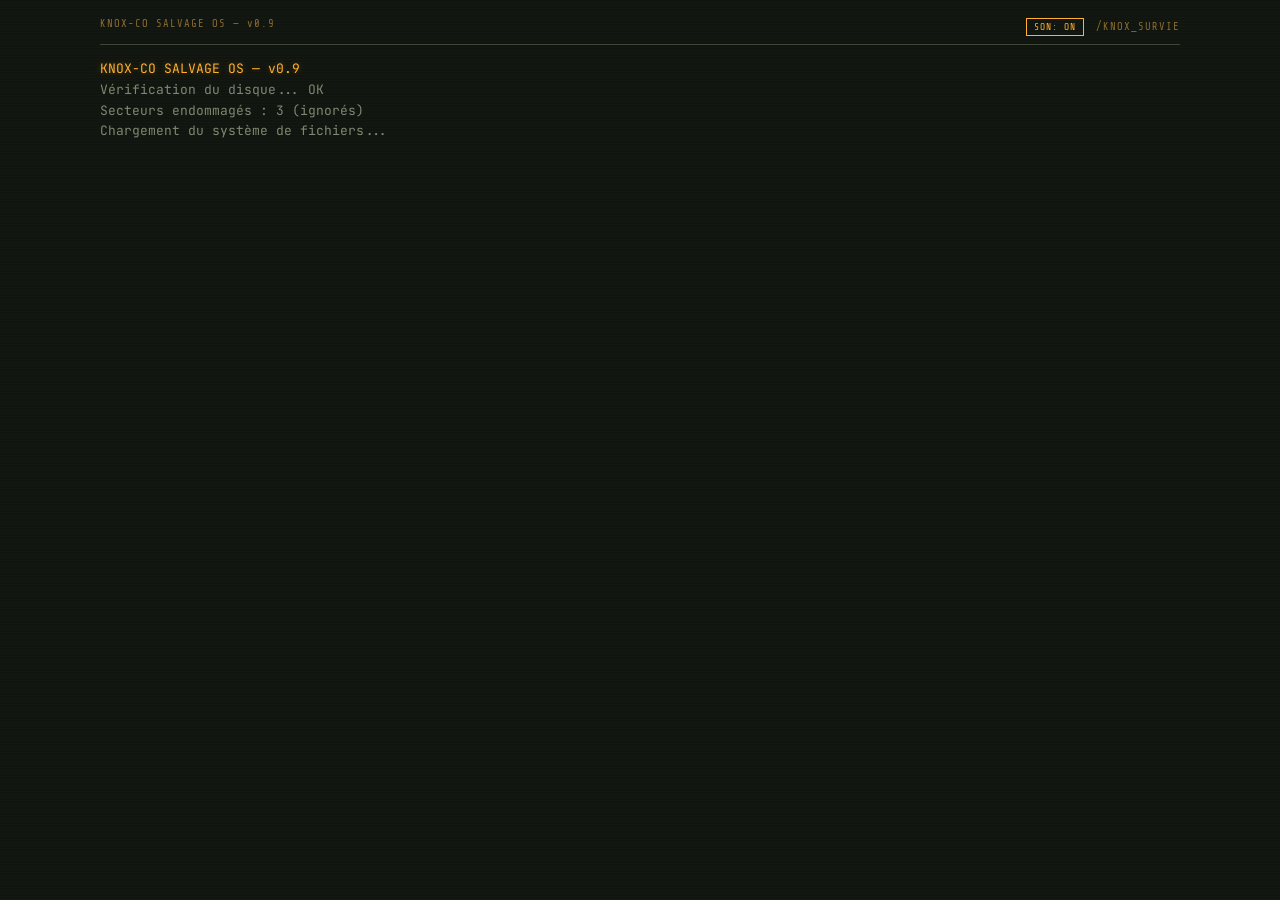
<file: index.html>
<!DOCTYPE html>
<html lang="fr">
<head>
<meta charset="UTF-8">
<meta name="viewport" content="width=device-width, initial-scale=1">
<title>KNOX-CO SALVAGE OS</title>
<meta name="description" content="Le terminal d'un survivaliste retrouvé dans Knox County — manuels de survie, outils et notes de terrain pour Project Zomboid.">

<link rel="icon" type="image/svg+xml" href="favicon.svg">

<meta property="og:type" content="website">
<meta property="og:site_name" content="KNOX-CO SALVAGE OS">
<meta property="og:title" content="KNOX-CO SALVAGE OS">
<meta property="og:description" content="Le terminal d'un survivaliste retrouvé dans Knox County — manuels de survie, outils et notes de terrain pour Project Zomboid.">
<meta property="og:url" content="https://tristanlassalle59-cell.github.io/knox-survie/">
<meta property="og:image" content="https://tristanlassalle59-cell.github.io/knox-survie/og-image.png">
<meta property="og:image:width" content="1200">
<meta property="og:image:height" content="630">
<meta property="og:locale" content="fr_FR">

<meta name="twitter:card" content="summary_large_image">
<meta name="twitter:title" content="KNOX-CO SALVAGE OS">
<meta name="twitter:description" content="Le terminal d'un survivaliste retrouvé dans Knox County — manuels de survie, outils et notes de terrain pour Project Zomboid.">
<meta name="twitter:image" content="https://tristanlassalle59-cell.github.io/knox-survie/og-image.png">

<link rel="stylesheet" href="css/style.css">
</head>
<body>
<div class="crt">
  <div class="topbar">
    <span>KNOX-CO SALVAGE OS — v0.9</span>
    <span class="topbar-right">
      <button id="sound-toggle" class="sound-toggle" type="button">SON: OFF</button>
      <span id="top-path">/KNOX_SURVIE</span>
    </span>
  </div>
  <div id="boot"></div>
  <div class="layout" id="layout">
    <div class="pane-menu" id="pane-menu"></div>
    <div class="pane-detail" id="pane-detail"></div>
  </div>
</div>

<script src="js/data/fs.js"></script>
<script src="js/data/phase1.js"></script>
<script src="js/data/phase2.js"></script>
<script src="js/data/phase3.js"></script>
<script src="js/app.js"></script>
</body>
</html>
</file>
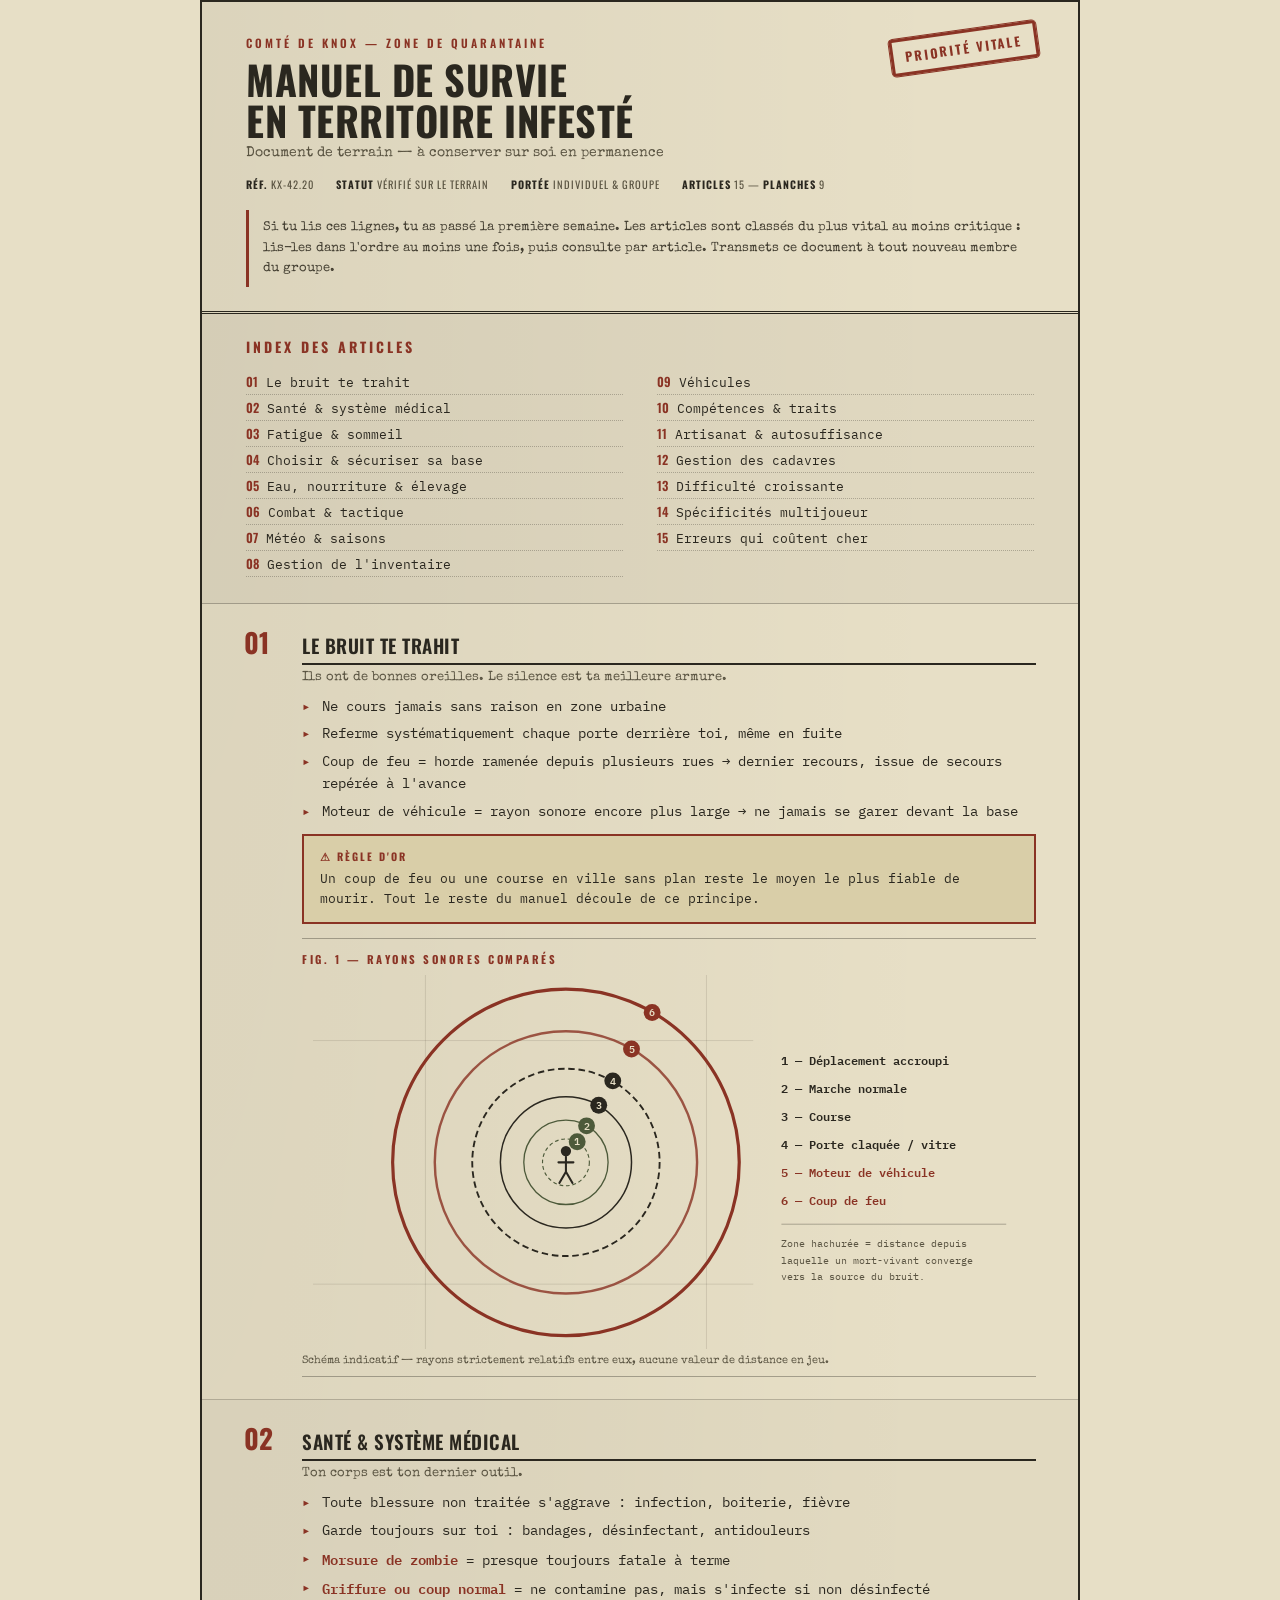
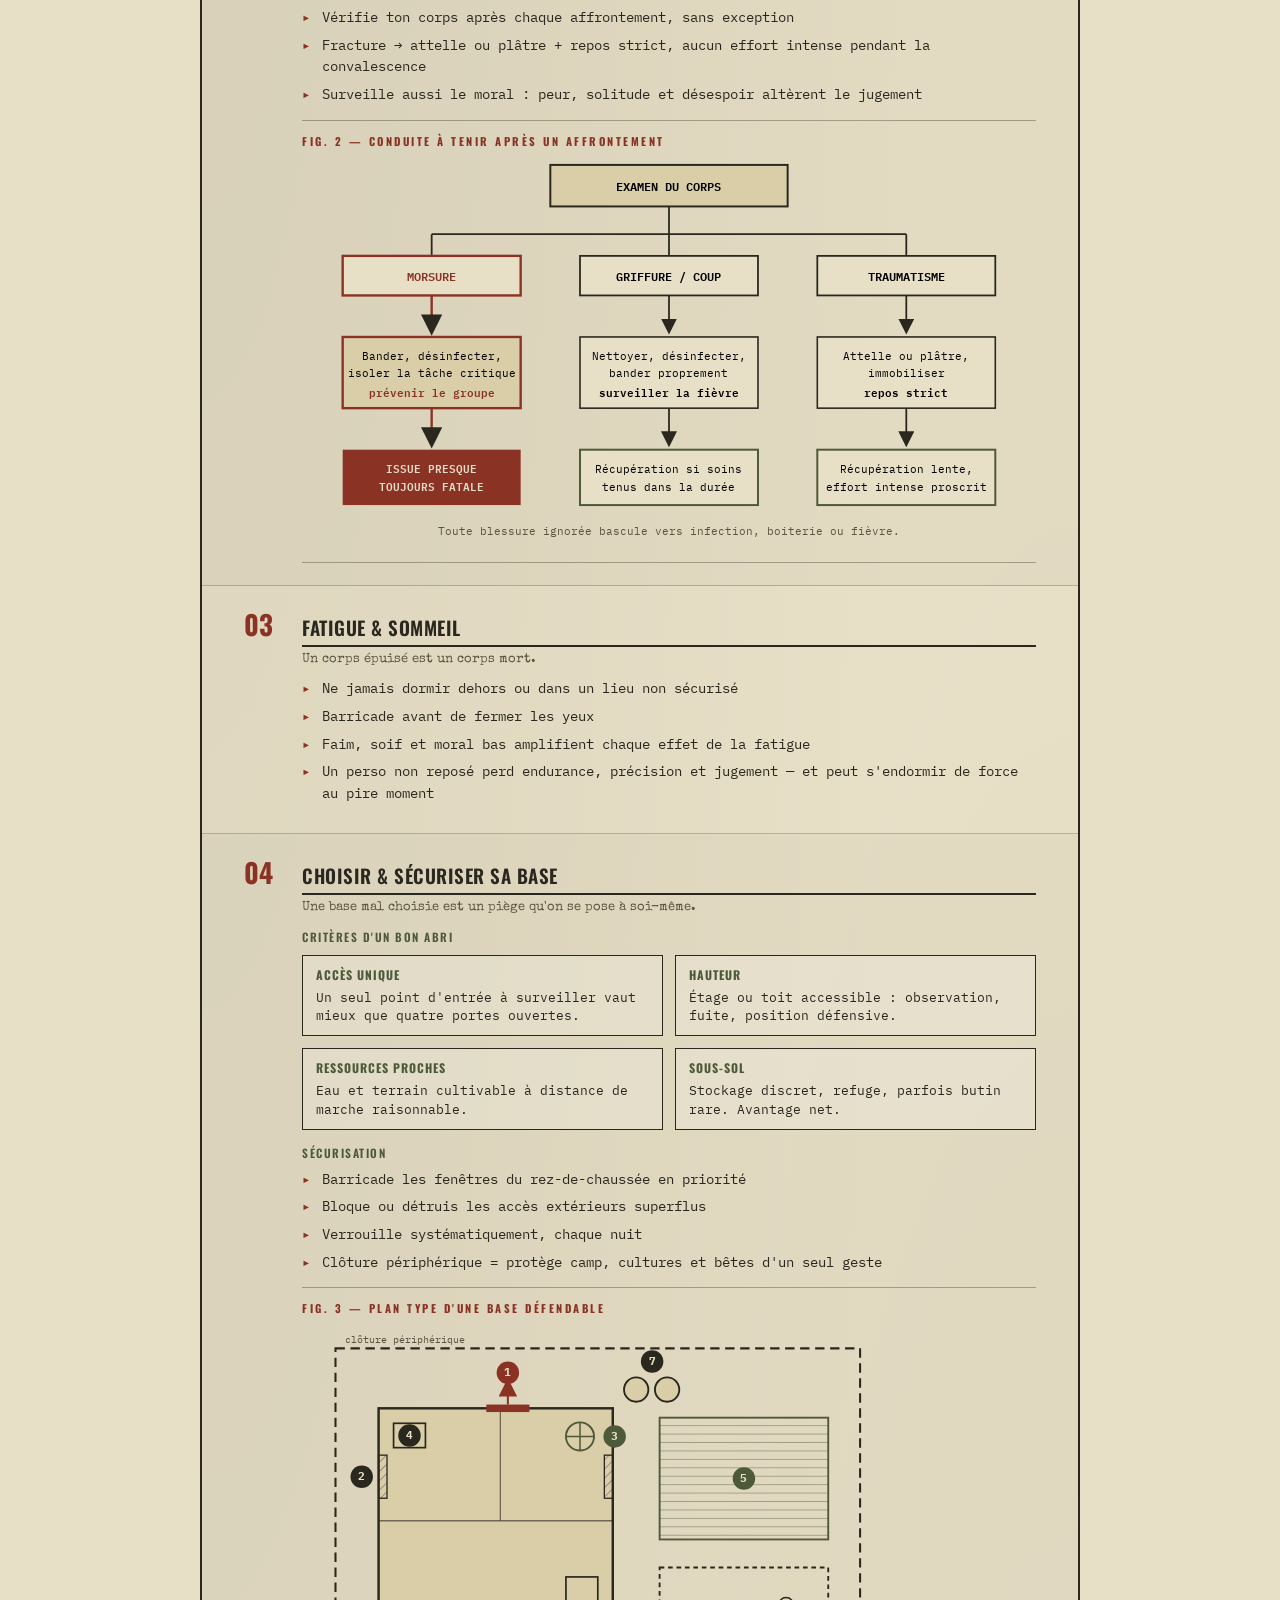
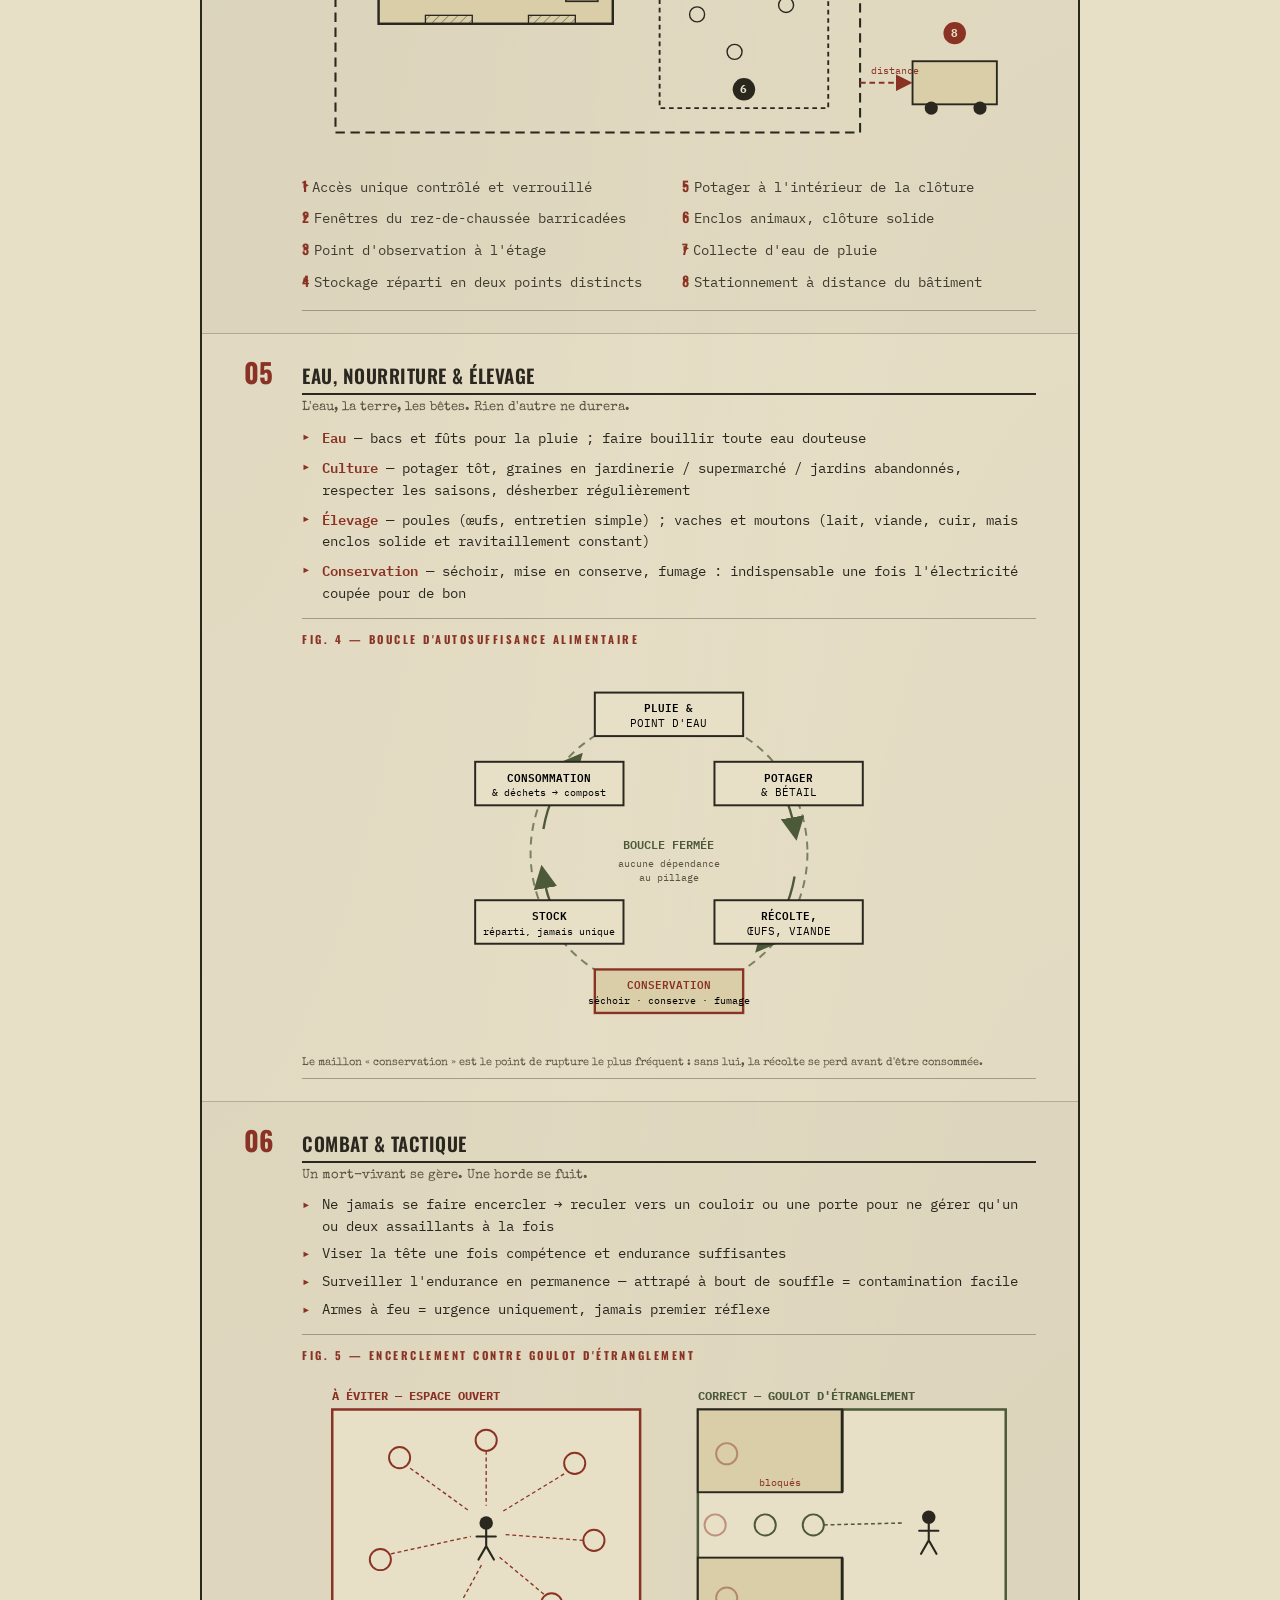
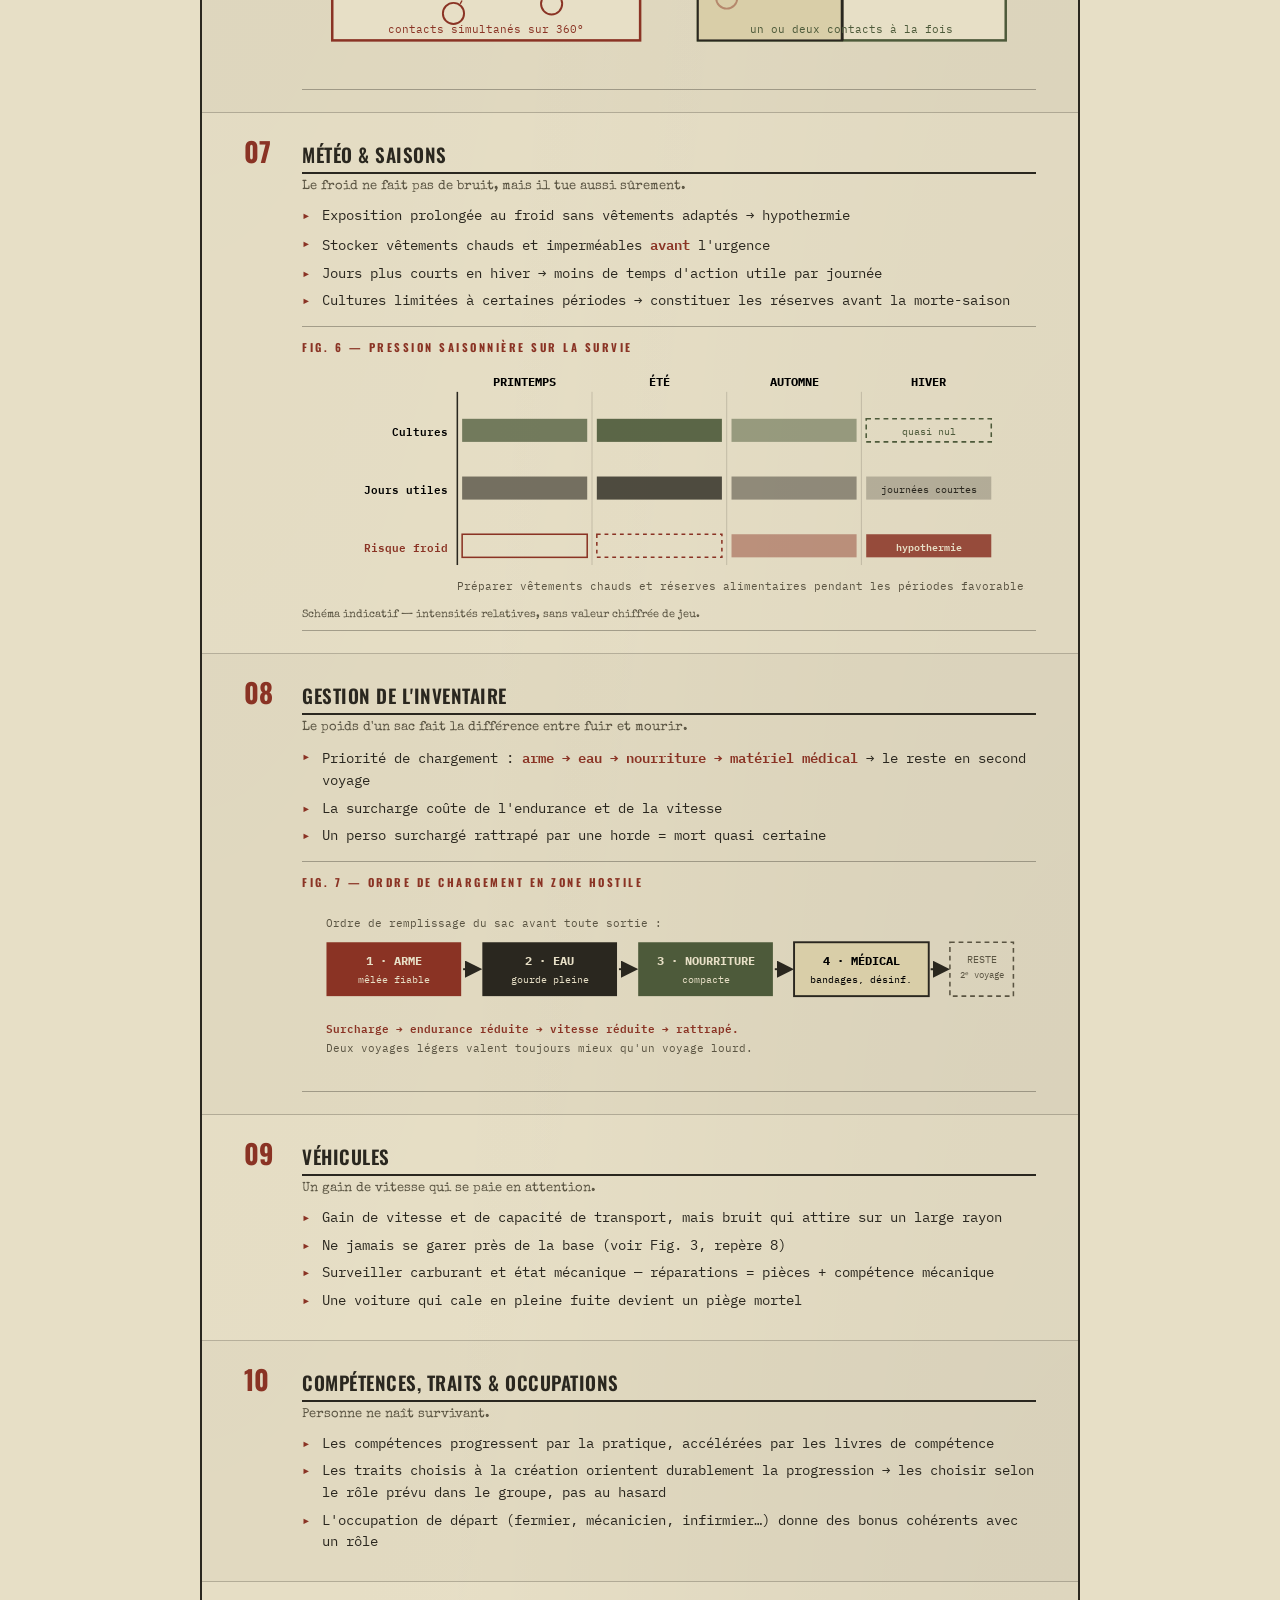
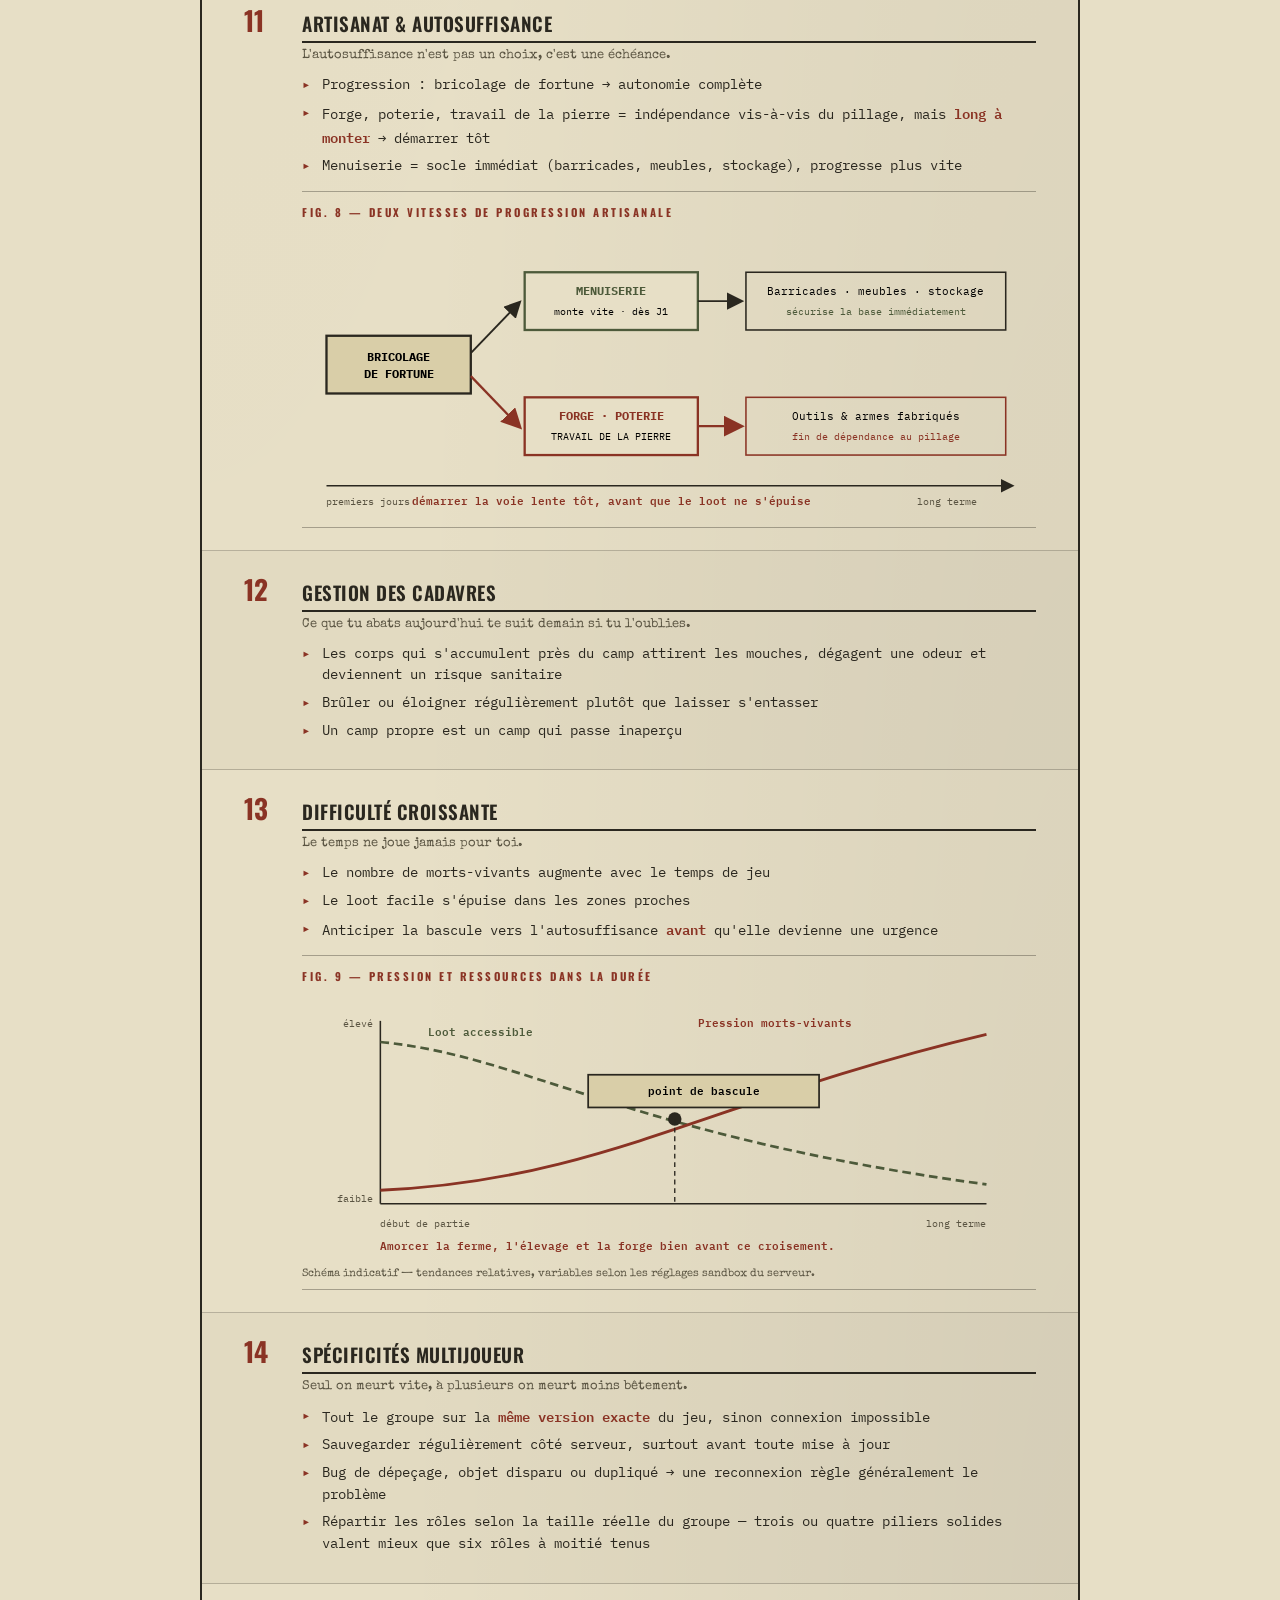
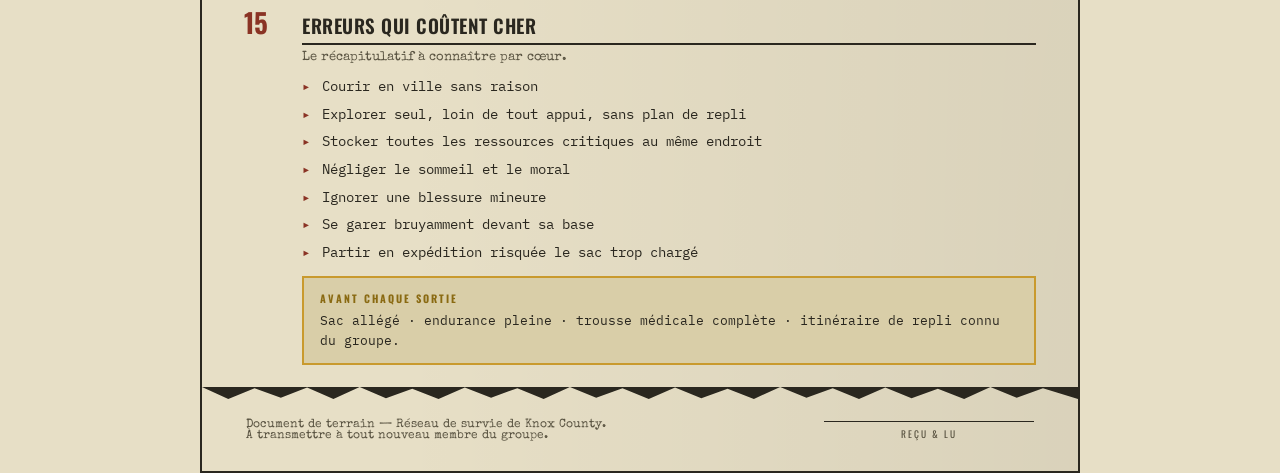
<file: Sources/Manuel_Survie_Knox_County_Illustre.html>
<!DOCTYPE html>
<html lang="fr">
<head>
<meta charset="UTF-8">
<meta name="viewport" content="width=device-width, initial-scale=1">
<title>Manuel de survie — Knox County</title>
<style>
@import url('https://fonts.googleapis.com/css2?family=Special+Elite&family=Oswald:wght@400;500;600;700&family=IBM+Plex+Mono:wght@400;500;600&display=swap');

:root{
  --paper:#e7dfc6;
  --paper-dark:#d9cea8;
  --ink:#2a271f;
  --rust:#8a3324;
  --olive:#4d5a3a;
  --ocre:#c99a2e;
  --faint:#5a5442;
  --display:'Oswald','Arial Narrow','Helvetica Neue',sans-serif;
  --mono:'IBM Plex Mono','DejaVu Sans Mono',Menlo,Consolas,monospace;
  --hand:'Special Elite','Courier New',monospace;
}

*{box-sizing:border-box;}
@page{ size:A4; margin:15mm 10mm 14mm 10mm; }

html,body{
  margin:0;
  background:var(--paper);
  color:var(--ink);
  font-family:var(--mono);
  -webkit-print-color-adjust:exact;
  print-color-adjust:exact;
}

.doc{
  max-width:880px;
  margin:0 auto;
  background:
    radial-gradient(ellipse at top left, rgba(0,0,0,0.05), transparent 60%),
    radial-gradient(ellipse at bottom right, rgba(0,0,0,0.06), transparent 55%),
    var(--paper);
  border:2px solid var(--ink);
}

/* ---- impression : rien ne se coupe ---- */
.header,.callout,.card,.grid,.footer,.sec-head,
.figure,.fig-legend,.index{
  break-inside:avoid;
  page-break-inside:avoid;
}
.sec-head,.tagline{
  break-after:avoid;
  page-break-after:avoid;
}
.figure svg{ break-inside:avoid; page-break-inside:avoid; }

/* ================= HEADER ================= */
.header{
  padding:32px 44px 24px;
  border-bottom:3px double var(--ink);
  position:relative;
}
.eyebrow{
  font-family:var(--display);
  font-weight:600;
  letter-spacing:3px;
  font-size:11.5px;
  text-transform:uppercase;
  color:var(--rust);
}
h1{
  font-family:var(--display);
  font-weight:700;
  font-size:40px;
  letter-spacing:0.5px;
  text-transform:uppercase;
  margin:8px 0 6px;
  line-height:1.03;
}
.subtitle{
  font-family:var(--hand);
  font-size:13.5px;
  color:var(--faint);
}
.stamp{
  position:absolute;
  top:28px; right:40px;
  border:3px solid var(--rust);
  color:var(--rust);
  font-family:var(--display);
  font-weight:700;
  text-transform:uppercase;
  padding:6px 12px;
  transform:rotate(-8deg);
  font-size:12.5px;
  letter-spacing:2px;
  border-radius:3px;
}
.stamp::after{
  content:"";
  position:absolute; inset:-4px;
  border:1px solid var(--rust);
  border-radius:5px;
}
.meta-row{
  display:flex; gap:22px; flex-wrap:wrap;
  margin-top:16px;
  font-family:var(--display);
  font-size:10.5px;
  letter-spacing:1px;
  text-transform:uppercase;
  color:var(--faint);
}
.meta-row b{ color:var(--ink); }

.preamble{
  margin-top:18px;
  border-left:3px solid var(--rust);
  padding:8px 0 8px 14px;
  font-family:var(--hand);
  font-size:13px;
  line-height:1.55;
  color:#433e31;
}

/* ================= INDEX ================= */
.index{
  padding:22px 44px 26px;
  border-bottom:1px solid rgba(42,39,31,0.3);
  background:rgba(0,0,0,0.03);
}
.index h2{
  font-family:var(--display);
  font-size:14px;
  letter-spacing:3px;
  text-transform:uppercase;
  margin:0 0 12px;
  color:var(--rust);
}
.index ol{
  margin:0; padding:0; list-style:none;
  columns:2; column-gap:34px;
}
.index li{
  font-size:12.5px;
  padding:3px 0;
  border-bottom:1px dotted rgba(42,39,31,0.28);
  break-inside:avoid;
}
.index li span{
  font-family:var(--display);
  font-weight:600;
  color:var(--rust);
  margin-right:8px;
}

/* ================= SECTIONS ================= */
.section{
  padding:18px 42px;
  border-bottom:1px solid rgba(42,39,31,0.25);
}
.section:nth-of-type(even){ background:rgba(0,0,0,0.022); }

.sec-head{
  display:flex;
  align-items:baseline;
  gap:14px;
  margin-bottom:6px;
}
.sec-num{
  font-family:var(--display);
  font-weight:700;
  font-size:27px;
  color:var(--rust);
  min-width:44px;
}
.sec-title{
  font-family:var(--display);
  font-weight:600;
  font-size:19px;
  letter-spacing:0.5px;
  text-transform:uppercase;
  border-bottom:2px solid var(--ink);
  padding-bottom:4px;
  flex:1;
}
.tagline{
  font-family:var(--hand);
  font-size:12.5px;
  color:var(--faint);
  margin:0 0 12px 58px;
}
.sec-body{ margin-left:58px; }
@media print{ .sec-body,.tagline{ margin-left:58px; } }

.sec-body p{ line-height:1.6; font-size:14px; margin:0 0 9px; }
.sec-body ul{ margin:8px 0 10px; padding:0; list-style:none; }
.sec-body li{
  line-height:1.55;
  font-size:14px;
  padding-left:20px;
  position:relative;
  margin-bottom:6px;
}
.sec-body li::before{
  content:"▸";
  position:absolute; left:0; top:0;
  color:var(--rust);
  font-weight:bold;
}
.sec-body b{ color:var(--rust); font-weight:600; }
.lbl{
  font-family:var(--display);
  font-weight:600;
  font-size:11.5px;
  letter-spacing:1.5px;
  text-transform:uppercase;
  color:var(--olive);
  margin:14px 0 6px;
}

/* ================= ENCARTS ================= */
.callout{
  border:2px solid var(--ink);
  background:var(--paper-dark);
  padding:12px 16px;
  margin:12px 0 4px;
}
.callout.danger{ border-color:var(--rust); }
.callout.warn{ border-color:var(--ocre); }
.callout-label{
  font-family:var(--display);
  font-weight:700;
  font-size:10.5px;
  letter-spacing:2px;
  text-transform:uppercase;
  margin-bottom:5px;
}
.callout.danger .callout-label{ color:var(--rust); }
.callout.warn .callout-label{ color:#8a6a12; }
.callout p{ margin:0; font-size:13px; line-height:1.55; }

/* ================= CARTES ================= */
.grid{
  display:grid;
  grid-template-columns:repeat(2,1fr);
  gap:12px;
  margin:10px 0 4px;
}
.card{
  border:1.5px solid var(--ink);
  padding:10px 13px;
  background:rgba(255,255,255,0.18);
}
.card h4{
  font-family:var(--display);
  font-size:12px;
  letter-spacing:1px;
  text-transform:uppercase;
  margin:0 0 5px;
  color:var(--olive);
}
.card p{ font-size:12.5px; margin:0; line-height:1.5; }

/* ================= FIGURES ================= */
.figure{
  margin:14px 0 4px;
  border-top:1px solid rgba(42,39,31,0.35);
  border-bottom:1px solid rgba(42,39,31,0.35);
  padding:12px 0 10px;
}
.fig-title{
  font-family:var(--display);
  font-weight:700;
  font-size:11px;
  letter-spacing:2.5px;
  text-transform:uppercase;
  color:var(--rust);
  margin-bottom:8px;
}
.figure svg{ width:97%; height:auto; display:block; margin:0 auto; }
.fig-legend{
  margin-top:9px;
  font-size:11.5px;
  line-height:1.5;
  color:#413c30;
}
.fig-legend ol{
  margin:0; padding:0; list-style:none;
  columns:2; column-gap:26px;
}
.fig-legend li{ padding:1px 0; break-inside:avoid; }
.fig-legend li b{
  font-family:var(--display);
  color:var(--rust);
  margin-right:5px;
}
.fig-note{
  margin-top:6px;
  font-family:var(--hand);
  font-size:11px;
  color:var(--faint);
}

/* ================= FOOTER ================= */
.torn{
  height:12px;
  background:var(--ink);
  clip-path:polygon(0% 0%,3% 100%,6% 10%,9% 90%,12% 5%,15% 100%,18% 0%,21% 95%,24% 15%,27% 100%,30% 5%,33% 90%,36% 10%,39% 100%,42% 0%,45% 90%,48% 10%,51% 100%,54% 5%,57% 95%,60% 15%,63% 100%,66% 0%,69% 90%,72% 10%,75% 100%,78% 5%,81% 95%,84% 15%,87% 100%,90% 0%,93% 90%,96% 10%,100% 100%,100% 0%,0% 0%);
}
.footer{
  padding:20px 44px 30px;
  font-family:var(--hand);
  font-size:11.5px;
  color:var(--faint);
  display:flex;
  justify-content:space-between;
  align-items:flex-end;
  gap:20px;
}
.footer .sig{
  border-top:1px solid var(--ink);
  padding-top:5px;
  min-width:210px;
  text-align:center;
  font-family:var(--display);
  font-size:9.5px;
  letter-spacing:2px;
  text-transform:uppercase;
}

@media print{
  .doc{ border:none; max-width:none; }
  .header{ padding-top:6px; }
  .section{ padding-left:34px; padding-right:34px; }
  .header,.index,.footer{ padding-left:34px; padding-right:34px; }
}

@media (max-width:640px){
  .header,.index,.section,.footer{ padding-left:20px; padding-right:20px; }
  h1{ font-size:28px; }
  .grid,.index ol,.fig-legend ol{ grid-template-columns:1fr; columns:1; }
  .sec-body,.tagline{ margin-left:0; }
  .stamp{ position:static; display:inline-block; margin-top:12px; transform:rotate(-3deg); }
}
</style>
</head>
<body>
<div class="doc">

<!-- ============ EN-TÊTE ============ -->
<div class="header">
  <div class="eyebrow">Comté de Knox — zone de quarantaine</div>
  <h1>Manuel de survie<br>en territoire infesté</h1>
  <div class="subtitle">Document de terrain — à conserver sur soi en permanence</div>
  <div class="stamp">Priorité vitale</div>
  <div class="meta-row">
    <span><b>Réf.</b> KX-42.20</span>
    <span><b>Statut</b> vérifié sur le terrain</span>
    <span><b>Portée</b> individuel &amp; groupe</span>
    <span><b>Articles</b> 15 — <b>Planches</b> 9</span>
  </div>
  <div class="preamble">
    Si tu lis ces lignes, tu as passé la première semaine. Les articles sont classés
    du plus vital au moins critique : lis-les dans l'ordre au moins une fois, puis
    consulte par article. Transmets ce document à tout nouveau membre du groupe.
  </div>
</div>

<!-- ============ INDEX ============ -->
<div class="index">
  <h2>Index des articles</h2>
  <ol>
    <li><span>01</span>Le bruit te trahit</li>
    <li><span>02</span>Santé &amp; système médical</li>
    <li><span>03</span>Fatigue &amp; sommeil</li>
    <li><span>04</span>Choisir &amp; sécuriser sa base</li>
    <li><span>05</span>Eau, nourriture &amp; élevage</li>
    <li><span>06</span>Combat &amp; tactique</li>
    <li><span>07</span>Météo &amp; saisons</li>
    <li><span>08</span>Gestion de l'inventaire</li>
    <li><span>09</span>Véhicules</li>
    <li><span>10</span>Compétences &amp; traits</li>
    <li><span>11</span>Artisanat &amp; autosuffisance</li>
    <li><span>12</span>Gestion des cadavres</li>
    <li><span>13</span>Difficulté croissante</li>
    <li><span>14</span>Spécificités multijoueur</li>
    <li><span>15</span>Erreurs qui coûtent cher</li>
  </ol>
</div>

<!-- ============ 01 ============ -->
<div class="section">
  <div class="sec-head"><div class="sec-num">01</div><div class="sec-title">Le bruit te trahit</div></div>
  <div class="tagline">Ils ont de bonnes oreilles. Le silence est ta meilleure armure.</div>
  <div class="sec-body">
    <ul>
      <li>Ne cours jamais sans raison en zone urbaine</li>
      <li>Referme systématiquement chaque porte derrière toi, même en fuite</li>
      <li>Coup de feu = horde ramenée depuis plusieurs rues → dernier recours, issue de secours repérée à l'avance</li>
      <li>Moteur de véhicule = rayon sonore encore plus large → ne jamais se garer devant la base</li>
    </ul>
    <div class="callout danger">
      <div class="callout-label">⚠ Règle d'or</div>
      <p>Un coup de feu ou une course en ville sans plan reste le moyen le plus fiable de mourir. Tout le reste du manuel découle de ce principe.</p>
    </div>

    <div class="figure">
      <div class="fig-title">Fig. 1 — Rayons sonores comparés</div>
      <svg viewBox="0 0 760 400" xmlns="http://www.w3.org/2000/svg">
        <g stroke="#2a271f" stroke-opacity="0.13" stroke-width="1">
          <line x1="0" y1="70" x2="470" y2="70"/>
          <line x1="0" y1="330" x2="470" y2="330"/>
          <line x1="120" y1="0" x2="120" y2="400"/>
          <line x1="420" y1="0" x2="420" y2="400"/>
        </g>
        <circle cx="270" cy="200" r="185" fill="none" stroke="#8a3324" stroke-width="3.4"/>
        <circle cx="270" cy="200" r="140" fill="none" stroke="#8a3324" stroke-width="2.6" stroke-opacity="0.8"/>
        <circle cx="270" cy="200" r="100" fill="none" stroke="#2a271f" stroke-width="2" stroke-dasharray="7 4"/>
        <circle cx="270" cy="200" r="70"  fill="none" stroke="#2a271f" stroke-width="1.6"/>
        <circle cx="270" cy="200" r="45"  fill="none" stroke="#4d5a3a" stroke-width="1.4"/>
        <circle cx="270" cy="200" r="25"  fill="none" stroke="#4d5a3a" stroke-width="1.2" stroke-dasharray="4 3"/>
        <!-- silhouette -->
        <circle cx="270" cy="188" r="5.5" fill="#2a271f"/>
        <path d="M270 194 L270 210 M262 200 L278 200 M270 210 L263 222 M270 210 L277 222"
              stroke="#2a271f" stroke-width="2.2" fill="none" stroke-linecap="round"/>
        <!-- repères -->
        <g font-family="'IBM Plex Mono',monospace" font-size="11" font-weight="600">
          <circle cx="282" cy="178" r="9" fill="#4d5a3a"/><text x="282" y="182" fill="#e7dfc6" text-anchor="middle">1</text>
          <circle cx="292" cy="161" r="9" fill="#4d5a3a"/><text x="292" y="165" fill="#e7dfc6" text-anchor="middle">2</text>
          <circle cx="305" cy="139" r="9" fill="#2a271f"/><text x="305" y="143" fill="#e7dfc6" text-anchor="middle">3</text>
          <circle cx="320" cy="113" r="9" fill="#2a271f"/><text x="320" y="117" fill="#e7dfc6" text-anchor="middle">4</text>
          <circle cx="340" cy="79"  r="9" fill="#8a3324"/><text x="340" y="83" fill="#e7dfc6" text-anchor="middle">5</text>
          <circle cx="362" cy="40"  r="9" fill="#8a3324"/><text x="362" y="44" fill="#e7dfc6" text-anchor="middle">6</text>
        </g>
        <!-- légende latérale -->
        <g font-family="'IBM Plex Mono',monospace" font-size="12.5" fill="#2a271f">
          <text x="500" y="96"  font-weight="600">1 — Déplacement accroupi</text>
          <text x="500" y="126" font-weight="600">2 — Marche normale</text>
          <text x="500" y="156" font-weight="600">3 — Course</text>
          <text x="500" y="186" font-weight="600">4 — Porte claquée / vitre</text>
          <text x="500" y="216" font-weight="600" fill="#8a3324">5 — Moteur de véhicule</text>
          <text x="500" y="246" font-weight="600" fill="#8a3324">6 — Coup de feu</text>
          <line x1="500" y1="266" x2="740" y2="266" stroke="#2a271f" stroke-opacity="0.35"/>
          <text x="500" y="290" font-size="11" fill="#5a5442">Zone hachurée = distance depuis</text>
          <text x="500" y="308" font-size="11" fill="#5a5442">laquelle un mort-vivant converge</text>
          <text x="500" y="326" font-size="11" fill="#5a5442">vers la source du bruit.</text>
        </g>
      </svg>
      <div class="fig-note">Schéma indicatif — rayons strictement relatifs entre eux, aucune valeur de distance en jeu.</div>
    </div>
  </div>
</div>

<!-- ============ 02 ============ -->
<div class="section">
  <div class="sec-head"><div class="sec-num">02</div><div class="sec-title">Santé &amp; système médical</div></div>
  <div class="tagline">Ton corps est ton dernier outil.</div>
  <div class="sec-body">
    <ul>
      <li>Toute blessure non traitée s'aggrave : infection, boiterie, fièvre</li>
      <li>Garde toujours sur toi : bandages, désinfectant, antidouleurs</li>
      <li><b>Morsure de zombie</b> = presque toujours fatale à terme</li>
      <li><b>Griffure ou coup normal</b> = ne contamine pas, mais s'infecte si non désinfecté</li>
      <li>Vérifie ton corps après chaque affrontement, sans exception</li>
      <li>Fracture → attelle ou plâtre + repos strict, aucun effort intense pendant la convalescence</li>
      <li>Surveille aussi le moral : peur, solitude et désespoir altèrent le jugement</li>
    </ul>

    <div class="figure">
      <div class="fig-title">Fig. 2 — Conduite à tenir après un affrontement</div>
      <svg viewBox="0 0 720 400" xmlns="http://www.w3.org/2000/svg">
        <defs>
          <marker id="a2" markerWidth="9" markerHeight="9" refX="7" refY="4.5" orient="auto">
            <path d="M0 0 L9 4.5 L0 9 z" fill="#2a271f"/>
          </marker>
        </defs>
        <g font-family="'IBM Plex Mono',monospace" font-size="12.5" text-anchor="middle">
          <!-- entrée -->
          <rect x="240" y="8" width="240" height="42" fill="#d9cea8" stroke="#2a271f" stroke-width="2"/>
          <text x="360" y="34" font-weight="600">EXAMEN DU CORPS</text>

          <path d="M360 50 L360 78 M120 78 L600 78 M120 78 L120 100 M360 78 L360 100 M600 78 L600 100"
                stroke="#2a271f" stroke-width="1.8" fill="none"/>

          <!-- branches -->
          <rect x="30" y="100" width="180" height="40" fill="#e7dfc6" stroke="#8a3324" stroke-width="2.4"/>
          <text x="120" y="125" font-weight="600" fill="#8a3324">MORSURE</text>

          <rect x="270" y="100" width="180" height="40" fill="#e7dfc6" stroke="#2a271f" stroke-width="1.8"/>
          <text x="360" y="125" font-weight="600">GRIFFURE / COUP</text>

          <rect x="510" y="100" width="180" height="40" fill="#e7dfc6" stroke="#2a271f" stroke-width="1.8"/>
          <text x="600" y="125" font-weight="600">TRAUMATISME</text>

          <line x1="120" y1="140" x2="120" y2="176" stroke="#8a3324" stroke-width="2.4" marker-end="url(#a2)"/>
          <line x1="360" y1="140" x2="360" y2="176" stroke="#2a271f" stroke-width="1.8" marker-end="url(#a2)"/>
          <line x1="600" y1="140" x2="600" y2="176" stroke="#2a271f" stroke-width="1.8" marker-end="url(#a2)"/>

          <!-- actions -->
          <rect x="30" y="182" width="180" height="72" fill="#d9cea8" stroke="#8a3324" stroke-width="2.4"/>
          <text x="120" y="205" font-size="11.5">Bander, désinfecter,</text>
          <text x="120" y="222" font-size="11.5">isoler la tâche critique</text>
          <text x="120" y="243" font-size="11.5" font-weight="600" fill="#8a3324">prévenir le groupe</text>

          <rect x="270" y="182" width="180" height="72" fill="#e7dfc6" stroke="#2a271f" stroke-width="1.6"/>
          <text x="360" y="205" font-size="11.5">Nettoyer, désinfecter,</text>
          <text x="360" y="222" font-size="11.5">bander proprement</text>
          <text x="360" y="243" font-size="11.5" font-weight="600">surveiller la fièvre</text>

          <rect x="510" y="182" width="180" height="72" fill="#e7dfc6" stroke="#2a271f" stroke-width="1.6"/>
          <text x="600" y="205" font-size="11.5">Attelle ou plâtre,</text>
          <text x="600" y="222" font-size="11.5">immobiliser</text>
          <text x="600" y="243" font-size="11.5" font-weight="600">repos strict</text>

          <line x1="120" y1="254" x2="120" y2="290" stroke="#8a3324" stroke-width="2.4" marker-end="url(#a2)"/>
          <line x1="360" y1="254" x2="360" y2="290" stroke="#2a271f" stroke-width="1.8" marker-end="url(#a2)"/>
          <line x1="600" y1="254" x2="600" y2="290" stroke="#2a271f" stroke-width="1.8" marker-end="url(#a2)"/>

          <!-- issues -->
          <rect x="30" y="296" width="180" height="56" fill="#8a3324"/>
          <text x="120" y="320" font-size="11.5" font-weight="600" fill="#e7dfc6">ISSUE PRESQUE</text>
          <text x="120" y="338" font-size="11.5" font-weight="600" fill="#e7dfc6">TOUJOURS FATALE</text>

          <rect x="270" y="296" width="180" height="56" fill="#e7dfc6" stroke="#4d5a3a" stroke-width="2"/>
          <text x="360" y="320" font-size="11.5">Récupération si soins</text>
          <text x="360" y="338" font-size="11.5">tenus dans la durée</text>

          <rect x="510" y="296" width="180" height="56" fill="#e7dfc6" stroke="#4d5a3a" stroke-width="2"/>
          <text x="600" y="320" font-size="11.5">Récupération lente,</text>
          <text x="600" y="338" font-size="11.5">effort intense proscrit</text>

          <text x="360" y="382" font-size="11.5" fill="#5a5442">Toute blessure ignorée bascule vers infection, boiterie ou fièvre.</text>
        </g>
      </svg>
    </div>
  </div>
</div>

<!-- ============ 03 ============ -->
<div class="section">
  <div class="sec-head"><div class="sec-num">03</div><div class="sec-title">Fatigue &amp; sommeil</div></div>
  <div class="tagline">Un corps épuisé est un corps mort.</div>
  <div class="sec-body">
    <ul>
      <li>Ne jamais dormir dehors ou dans un lieu non sécurisé</li>
      <li>Barricade avant de fermer les yeux</li>
      <li>Faim, soif et moral bas amplifient chaque effet de la fatigue</li>
      <li>Un perso non reposé perd endurance, précision et jugement — et peut s'endormir de force au pire moment</li>
    </ul>
  </div>
</div>

<!-- ============ 04 ============ -->
<div class="section">
  <div class="sec-head"><div class="sec-num">04</div><div class="sec-title">Choisir &amp; sécuriser sa base</div></div>
  <div class="tagline">Une base mal choisie est un piège qu'on se pose à soi-même.</div>
  <div class="sec-body">
    <div class="lbl">Critères d'un bon abri</div>
    <div class="grid">
      <div class="card"><h4>Accès unique</h4><p>Un seul point d'entrée à surveiller vaut mieux que quatre portes ouvertes.</p></div>
      <div class="card"><h4>Hauteur</h4><p>Étage ou toit accessible : observation, fuite, position défensive.</p></div>
      <div class="card"><h4>Ressources proches</h4><p>Eau et terrain cultivable à distance de marche raisonnable.</p></div>
      <div class="card"><h4>Sous-sol</h4><p>Stockage discret, refuge, parfois butin rare. Avantage net.</p></div>
    </div>
    <div class="lbl">Sécurisation</div>
    <ul>
      <li>Barricade les fenêtres du rez-de-chaussée en priorité</li>
      <li>Bloque ou détruis les accès extérieurs superflus</li>
      <li>Verrouille systématiquement, chaque nuit</li>
      <li>Clôture périphérique = protège camp, cultures et bêtes d'un seul geste</li>
    </ul>

    <div class="figure">
      <div class="fig-title">Fig. 3 — Plan type d'une base défendable</div>
      <svg viewBox="0 0 760 470" xmlns="http://www.w3.org/2000/svg">
        <defs>
          <pattern id="hatch" width="7" height="7" patternTransform="rotate(45)" patternUnits="userSpaceOnUse">
            <line x1="0" y1="0" x2="0" y2="7" stroke="#2a271f" stroke-width="1.6" stroke-opacity="0.5"/>
          </pattern>
          <pattern id="crop" width="9" height="9" patternUnits="userSpaceOnUse">
            <line x1="0" y1="0" x2="9" y2="0" stroke="#4d5a3a" stroke-width="1.4" stroke-opacity="0.65"/>
          </pattern>
          <marker id="a3" markerWidth="9" markerHeight="9" refX="7" refY="4.5" orient="auto">
            <path d="M0 0 L9 4.5 L0 9 z" fill="#8a3324"/>
          </marker>
        </defs>

        <!-- clôture -->
        <rect x="24" y="26" width="560" height="410" fill="none" stroke="#2a271f"
              stroke-width="2.2" stroke-dasharray="10 6"/>
        <text x="34" y="20" font-family="'IBM Plex Mono',monospace" font-size="11" fill="#5a5442">clôture périphérique</text>

        <!-- maison -->
        <rect x="70" y="90" width="250" height="230" fill="#d9cea8" stroke="#2a271f" stroke-width="2.6"/>
        <line x1="70" y1="210" x2="320" y2="210" stroke="#2a271f" stroke-width="1.4" stroke-opacity="0.6"/>
        <line x1="200" y1="90" x2="200" y2="210" stroke="#2a271f" stroke-width="1.4" stroke-opacity="0.6"/>

        <!-- fenêtres barricadées (hachures) -->
        <rect x="70" y="140" width="9" height="46" fill="url(#hatch)" stroke="#2a271f" stroke-width="1.4"/>
        <rect x="311" y="140" width="9" height="46" fill="url(#hatch)" stroke="#2a271f" stroke-width="1.4"/>
        <rect x="120" y="311" width="50" height="9" fill="url(#hatch)" stroke="#2a271f" stroke-width="1.4"/>
        <rect x="230" y="311" width="50" height="9" fill="url(#hatch)" stroke="#2a271f" stroke-width="1.4"/>

        <!-- porte unique -->
        <rect x="185" y="86" width="46" height="8" fill="#8a3324"/>
        <path d="M208 86 L208 62" stroke="#8a3324" stroke-width="2.2" marker-end="url(#a3)"/>

        <!-- stockage réparti -->
        <rect x="86" y="106" width="34" height="26" fill="none" stroke="#2a271f" stroke-width="1.8"/>
        <rect x="270" y="270" width="34" height="26" fill="none" stroke="#2a271f" stroke-width="1.8"/>

        <!-- observation étage -->
        <circle cx="285" cy="120" r="15" fill="none" stroke="#4d5a3a" stroke-width="2"/>
        <path d="M285 105 L285 135 M270 120 L300 120" stroke="#4d5a3a" stroke-width="1.6"/>

        <!-- potager -->
        <rect x="370" y="100" width="180" height="130" fill="url(#crop)" stroke="#4d5a3a" stroke-width="2"/>
        <!-- enclos -->
        <rect x="370" y="260" width="180" height="150" fill="none" stroke="#2a271f" stroke-width="2" stroke-dasharray="5 4"/>
        <circle cx="410" cy="310" r="8" fill="none" stroke="#2a271f" stroke-width="1.5"/>
        <circle cx="450" cy="350" r="8" fill="none" stroke="#2a271f" stroke-width="1.5"/>
        <circle cx="505" cy="300" r="8" fill="none" stroke="#2a271f" stroke-width="1.5"/>

        <!-- collecte eau -->
        <circle cx="345" cy="70" r="13" fill="#d9cea8" stroke="#2a271f" stroke-width="2"/>
        <circle cx="378" cy="70" r="13" fill="#d9cea8" stroke="#2a271f" stroke-width="2"/>

        <!-- véhicule éloigné -->
        <rect x="640" y="360" width="90" height="46" fill="#d9cea8" stroke="#2a271f" stroke-width="2"/>
        <circle cx="660" cy="410" r="7" fill="#2a271f"/><circle cx="712" cy="410" r="7" fill="#2a271f"/>
        <path d="M584 383 L636 383" stroke="#8a3324" stroke-width="2" stroke-dasharray="6 4" marker-end="url(#a3)"/>
        <text x="596" y="374" font-family="'IBM Plex Mono',monospace" font-size="10.5" fill="#8a3324">distance</text>

        <!-- numéros -->
        <g font-family="'IBM Plex Mono',monospace" font-size="12" font-weight="700" text-anchor="middle">
          <circle cx="208" cy="52" r="12" fill="#8a3324"/><text x="208" y="56" fill="#e7dfc6">1</text>
          <circle cx="52"  cy="163" r="12" fill="#2a271f"/><text x="52" y="167" fill="#e7dfc6">2</text>
          <circle cx="285" cy="120" r="0"/>
          <circle cx="322" cy="120" r="12" fill="#4d5a3a"/><text x="322" y="124" fill="#e7dfc6">3</text>
          <circle cx="103" cy="119" r="12" fill="#2a271f"/><text x="103" y="123" fill="#e7dfc6">4</text>
          <circle cx="460" cy="165" r="12" fill="#4d5a3a"/><text x="460" y="169" fill="#e7dfc6">5</text>
          <circle cx="460" cy="390" r="12" fill="#2a271f"/><text x="460" y="394" fill="#e7dfc6">6</text>
          <circle cx="362" cy="40" r="12" fill="#2a271f"/><text x="362" y="44" fill="#e7dfc6">7</text>
          <circle cx="685" cy="330" r="12" fill="#8a3324"/><text x="685" y="334" fill="#e7dfc6">8</text>
        </g>
      </svg>
      <div class="fig-legend">
        <ol>
          <li><b>1</b>Accès unique contrôlé et verrouillé</li>
          <li><b>2</b>Fenêtres du rez-de-chaussée barricadées</li>
          <li><b>3</b>Point d'observation à l'étage</li>
          <li><b>4</b>Stockage réparti en deux points distincts</li>
          <li><b>5</b>Potager à l'intérieur de la clôture</li>
          <li><b>6</b>Enclos animaux, clôture solide</li>
          <li><b>7</b>Collecte d'eau de pluie</li>
          <li><b>8</b>Stationnement à distance du bâtiment</li>
        </ol>
      </div>
    </div>
  </div>
</div>

<!-- ============ 05 ============ -->
<div class="section">
  <div class="sec-head"><div class="sec-num">05</div><div class="sec-title">Eau, nourriture &amp; élevage</div></div>
  <div class="tagline">L'eau, la terre, les bêtes. Rien d'autre ne durera.</div>
  <div class="sec-body">
    <ul>
      <li><b>Eau</b> — bacs et fûts pour la pluie ; faire bouillir toute eau douteuse</li>
      <li><b>Culture</b> — potager tôt, graines en jardinerie / supermarché / jardins abandonnés, respecter les saisons, désherber régulièrement</li>
      <li><b>Élevage</b> — poules (œufs, entretien simple) ; vaches et moutons (lait, viande, cuir, mais enclos solide et ravitaillement constant)</li>
      <li><b>Conservation</b> — séchoir, mise en conserve, fumage : indispensable une fois l'électricité coupée pour de bon</li>
    </ul>

    <div class="figure">
      <div class="fig-title">Fig. 4 — Boucle d'autosuffisance alimentaire</div>
      <svg viewBox="0 0 720 400" xmlns="http://www.w3.org/2000/svg">
        <defs>
          <marker id="a4" markerWidth="10" markerHeight="10" refX="5" refY="5" orient="auto">
            <path d="M0 0 L10 5 L0 10 z" fill="#4d5a3a"/>
          </marker>
        </defs>
        <circle cx="360" cy="200" r="140" fill="none" stroke="#4d5a3a" stroke-width="2" stroke-dasharray="8 6" stroke-opacity="0.7"/>
        <!-- flèches sur le cercle -->
        <g stroke="#4d5a3a" stroke-width="2.4" fill="none" marker-end="url(#a4)">
          <path d="M455 108 A140 140 0 0 1 487 176"/>
          <path d="M487 224 A140 140 0 0 1 455 292"/>
          <path d="M400 336 A140 140 0 0 1 320 336"/>
          <path d="M265 292 A140 140 0 0 1 233 224"/>
          <path d="M233 176 A140 140 0 0 1 265 108"/>
          <path d="M320 64 A140 140 0 0 1 400 64"/>
        </g>
        <g font-family="'IBM Plex Mono',monospace" font-size="11.5" text-anchor="middle">
          <rect x="285" y="38" width="150" height="44" fill="#e7dfc6" stroke="#2a271f" stroke-width="2"/>
          <text x="360" y="58" font-weight="600">PLUIE &amp;</text><text x="360" y="73">POINT D'EAU</text>

          <rect x="406" y="108" width="150" height="44" fill="#e7dfc6" stroke="#2a271f" stroke-width="2"/>
          <text x="481" y="128" font-weight="600">POTAGER</text><text x="481" y="143">&amp; BÉTAIL</text>

          <rect x="406" y="248" width="150" height="44" fill="#e7dfc6" stroke="#2a271f" stroke-width="2"/>
          <text x="481" y="268" font-weight="600">RÉCOLTE,</text><text x="481" y="283">ŒUFS, VIANDE</text>

          <rect x="285" y="318" width="150" height="44" fill="#d9cea8" stroke="#8a3324" stroke-width="2.4"/>
          <text x="360" y="338" font-weight="600" fill="#8a3324">CONSERVATION</text>
          <text x="360" y="353" font-size="10.5">séchoir · conserve · fumage</text>

          <rect x="164" y="248" width="150" height="44" fill="#e7dfc6" stroke="#2a271f" stroke-width="2"/>
          <text x="239" y="268" font-weight="600">STOCK</text><text x="239" y="283" font-size="10.5">réparti, jamais unique</text>

          <rect x="164" y="108" width="150" height="44" fill="#e7dfc6" stroke="#2a271f" stroke-width="2"/>
          <text x="239" y="128" font-weight="600">CONSOMMATION</text><text x="239" y="143" font-size="10.5">&amp; déchets → compost</text>

          <text x="360" y="196" font-family="'IBM Plex Mono',monospace" font-size="12" font-weight="600" fill="#4d5a3a">BOUCLE FERMÉE</text>
          <text x="360" y="214" font-size="10.5" fill="#5a5442">aucune dépendance</text>
          <text x="360" y="229" font-size="10.5" fill="#5a5442">au pillage</text>
        </g>
      </svg>
      <div class="fig-note">Le maillon « conservation » est le point de rupture le plus fréquent : sans lui, la récolte se perd avant d'être consommée.</div>
    </div>
  </div>
</div>

<!-- ============ 06 ============ -->
<div class="section">
  <div class="sec-head"><div class="sec-num">06</div><div class="sec-title">Combat &amp; tactique</div></div>
  <div class="tagline">Un mort-vivant se gère. Une horde se fuit.</div>
  <div class="sec-body">
    <ul>
      <li>Ne jamais se faire encercler → reculer vers un couloir ou une porte pour ne gérer qu'un ou deux assaillants à la fois</li>
      <li>Viser la tête une fois compétence et endurance suffisantes</li>
      <li>Surveiller l'endurance en permanence — attrapé à bout de souffle = contamination facile</li>
      <li>Armes à feu = urgence uniquement, jamais premier réflexe</li>
    </ul>

    <div class="figure">
      <div class="fig-title">Fig. 5 — Encerclement contre goulot d'étranglement</div>
      <svg viewBox="0 0 740 320" xmlns="http://www.w3.org/2000/svg">
        <g font-family="'IBM Plex Mono',monospace">
          <!-- panneau gauche -->
          <rect x="20" y="40" width="320" height="240" fill="#e7dfc6" stroke="#8a3324" stroke-width="2.6"/>
          <text x="20" y="30" font-size="12.5" font-weight="700" fill="#8a3324">À ÉVITER — ESPACE OUVERT</text>
          <circle cx="180" cy="158" r="7" fill="#2a271f"/>
          <path d="M180 165 L180 182 M170 172 L190 172 M180 182 L172 196 M180 182 L188 196"
                stroke="#2a271f" stroke-width="2.2" fill="none" stroke-linecap="round"/>
          <g fill="none" stroke="#8a3324" stroke-width="2">
            <circle cx="90"  cy="90"  r="11"/><circle cx="180" cy="72"  r="11"/>
            <circle cx="272" cy="96"  r="11"/><circle cx="292" cy="176" r="11"/>
            <circle cx="248" cy="242" r="11"/><circle cx="146" cy="252" r="11"/>
            <circle cx="70"  cy="196" r="11"/>
          </g>
          <g stroke="#8a3324" stroke-width="1.4" stroke-dasharray="4 3">
            <line x1="101" y1="101" x2="163" y2="146"/><line x1="180" y1="83" x2="180" y2="140"/>
            <line x1="261" y1="107" x2="197" y2="146"/><line x1="281" y1="176" x2="200" y2="170"/>
            <line x1="240" y1="232" x2="192" y2="192"/><line x1="153" y1="242" x2="176" y2="200"/>
            <line x1="81"  y1="190" x2="164" y2="172"/>
          </g>
          <text x="180" y="272" font-size="11.5" text-anchor="middle" fill="#8a3324">contacts simultanés sur 360°</text>

          <!-- panneau droit -->
          <rect x="400" y="40" width="320" height="240" fill="#e7dfc6" stroke="#4d5a3a" stroke-width="2.6"/>
          <text x="400" y="30" font-size="12.5" font-weight="700" fill="#4d5a3a">CORRECT — GOULOT D'ÉTRANGLEMENT</text>
          <!-- murs -->
          <rect x="400" y="40" width="150" height="86" fill="#d9cea8" stroke="#2a271f" stroke-width="2"/>
          <rect x="400" y="194" width="150" height="86" fill="#d9cea8" stroke="#2a271f" stroke-width="2"/>
          <line x1="550" y1="40" x2="550" y2="126" stroke="#2a271f" stroke-width="3"/>
          <line x1="550" y1="194" x2="550" y2="280" stroke="#2a271f" stroke-width="3"/>
          <!-- survivant dans le couloir -->
          <circle cx="640" cy="152" r="7" fill="#2a271f"/>
          <path d="M640 159 L640 176 M630 166 L650 166 M640 176 L632 190 M640 176 L648 190"
                stroke="#2a271f" stroke-width="2.2" fill="none" stroke-linecap="round"/>
          <!-- zombies canalisés -->
          <g fill="none" stroke="#4d5a3a" stroke-width="2">
            <circle cx="520" cy="160" r="11"/><circle cx="470" cy="160" r="11"/>
          </g>
          <g fill="none" stroke="#8a3324" stroke-width="2" stroke-opacity="0.45">
            <circle cx="430" cy="86" r="11"/><circle cx="430" cy="236" r="11"/><circle cx="418" cy="160" r="11"/>
          </g>
          <line x1="531" y1="160" x2="612" y2="158" stroke="#4d5a3a" stroke-width="1.6" stroke-dasharray="4 3"/>
          <text x="560" y="272" font-size="11.5" text-anchor="middle" fill="#4d5a3a">un ou deux contacts à la fois</text>
          <text x="464" y="120" font-size="10.5" fill="#8a3324">bloqués</text>
        </g>
      </svg>
    </div>
  </div>
</div>

<!-- ============ 07 ============ -->
<div class="section">
  <div class="sec-head"><div class="sec-num">07</div><div class="sec-title">Météo &amp; saisons</div></div>
  <div class="tagline">Le froid ne fait pas de bruit, mais il tue aussi sûrement.</div>
  <div class="sec-body">
    <ul>
      <li>Exposition prolongée au froid sans vêtements adaptés → hypothermie</li>
      <li>Stocker vêtements chauds et imperméables <b>avant</b> l'urgence</li>
      <li>Jours plus courts en hiver → moins de temps d'action utile par journée</li>
      <li>Cultures limitées à certaines périodes → constituer les réserves avant la morte-saison</li>
    </ul>

    <div class="figure">
      <div class="fig-title">Fig. 6 — Pression saisonnière sur la survie</div>
      <svg viewBox="0 0 740 250" xmlns="http://www.w3.org/2000/svg">
        <g font-family="'IBM Plex Mono',monospace" font-size="11.5">
          <line x1="150" y1="30" x2="150" y2="210" stroke="#2a271f" stroke-width="1.6"/>
          <text x="140" y="76"  text-anchor="end" font-weight="600">Cultures</text>
          <text x="140" y="136" text-anchor="end" font-weight="600">Jours utiles</text>
          <text x="140" y="196" text-anchor="end" font-weight="600" fill="#8a3324">Risque froid</text>

          <g text-anchor="middle" font-weight="700" font-size="12">
            <text x="220" y="24">PRINTEMPS</text><text x="360" y="24">ÉTÉ</text>
            <text x="500" y="24">AUTOMNE</text><text x="640" y="24">HIVER</text>
          </g>
          <g stroke="#2a271f" stroke-opacity="0.18" stroke-width="1">
            <line x1="290" y1="30" x2="290" y2="210"/><line x1="430" y1="30" x2="430" y2="210"/>
            <line x1="570" y1="30" x2="570" y2="210"/>
          </g>

          <!-- cultures -->
          <rect x="155" y="58" width="130" height="24" fill="#4d5a3a" fill-opacity="0.75"/>
          <rect x="295" y="58" width="130" height="24" fill="#4d5a3a" fill-opacity="0.9"/>
          <rect x="435" y="58" width="130" height="24" fill="#4d5a3a" fill-opacity="0.5"/>
          <rect x="575" y="58" width="130" height="24" fill="none" stroke="#4d5a3a" stroke-width="1.6" stroke-dasharray="5 4"/>
          <text x="640" y="75" text-anchor="middle" font-size="10.5" fill="#4d5a3a">quasi nul</text>

          <!-- jours utiles -->
          <rect x="155" y="118" width="130" height="24" fill="#2a271f" fill-opacity="0.6"/>
          <rect x="295" y="118" width="130" height="24" fill="#2a271f" fill-opacity="0.8"/>
          <rect x="435" y="118" width="130" height="24" fill="#2a271f" fill-opacity="0.45"/>
          <rect x="575" y="118" width="130" height="24" fill="#2a271f" fill-opacity="0.25"/>
          <text x="640" y="135" text-anchor="middle" font-size="10.5" fill="#2a271f">journées courtes</text>

          <!-- risque froid -->
          <rect x="155" y="178" width="130" height="24" fill="none" stroke="#8a3324" stroke-width="1.6"/>
          <rect x="295" y="178" width="130" height="24" fill="none" stroke="#8a3324" stroke-width="1.6" stroke-dasharray="4 4"/>
          <rect x="435" y="178" width="130" height="24" fill="#8a3324" fill-opacity="0.45"/>
          <rect x="575" y="178" width="130" height="24" fill="#8a3324" fill-opacity="0.85"/>
          <text x="640" y="195" text-anchor="middle" font-size="10.5" fill="#e7dfc6" font-weight="600">hypothermie</text>

          <text x="150" y="236" font-size="11" fill="#5a5442">Préparer vêtements chauds et réserves alimentaires pendant les périodes favorables.</text>
        </g>
      </svg>
      <div class="fig-note">Schéma indicatif — intensités relatives, sans valeur chiffrée de jeu.</div>
    </div>
  </div>
</div>

<!-- ============ 08 ============ -->
<div class="section">
  <div class="sec-head"><div class="sec-num">08</div><div class="sec-title">Gestion de l'inventaire</div></div>
  <div class="tagline">Le poids d'un sac fait la différence entre fuir et mourir.</div>
  <div class="sec-body">
    <ul>
      <li>Priorité de chargement : <b>arme → eau → nourriture → matériel médical</b> → le reste en second voyage</li>
      <li>La surcharge coûte de l'endurance et de la vitesse</li>
      <li>Un perso surchargé rattrapé par une horde = mort quasi certaine</li>
    </ul>

    <div class="figure">
      <div class="fig-title">Fig. 7 — Ordre de chargement en zone hostile</div>
      <svg viewBox="0 0 740 190" xmlns="http://www.w3.org/2000/svg">
        <defs>
          <marker id="a7" markerWidth="9" markerHeight="9" refX="7" refY="4.5" orient="auto">
            <path d="M0 0 L9 4.5 L0 9 z" fill="#2a271f"/>
          </marker>
        </defs>
        <g font-family="'IBM Plex Mono',monospace" font-size="12" text-anchor="middle">
          <rect x="14"  y="46" width="140" height="56" fill="#8a3324"/>
          <text x="84" y="70" fill="#e7dfc6" font-weight="700">1 · ARME</text>
          <text x="84" y="88" fill="#e7dfc6" font-size="10.5">mêlée fiable</text>

          <rect x="176" y="46" width="140" height="56" fill="#2a271f"/>
          <text x="246" y="70" fill="#e7dfc6" font-weight="700">2 · EAU</text>
          <text x="246" y="88" fill="#e7dfc6" font-size="10.5">gourde pleine</text>

          <rect x="338" y="46" width="140" height="56" fill="#4d5a3a"/>
          <text x="408" y="70" fill="#e7dfc6" font-weight="700">3 · NOURRITURE</text>
          <text x="408" y="88" fill="#e7dfc6" font-size="10.5">compacte</text>

          <rect x="500" y="46" width="140" height="56" fill="#d9cea8" stroke="#2a271f" stroke-width="2"/>
          <text x="570" y="70" font-weight="700">4 · MÉDICAL</text>
          <text x="570" y="88" font-size="10.5">bandages, désinf.</text>

          <line x1="156" y1="74" x2="172" y2="74" stroke="#2a271f" stroke-width="2" marker-end="url(#a7)"/>
          <line x1="318" y1="74" x2="334" y2="74" stroke="#2a271f" stroke-width="2" marker-end="url(#a7)"/>
          <line x1="480" y1="74" x2="496" y2="74" stroke="#2a271f" stroke-width="2" marker-end="url(#a7)"/>
          <line x1="642" y1="74" x2="658" y2="74" stroke="#2a271f" stroke-width="2" stroke-dasharray="4 3" marker-end="url(#a7)"/>

          <rect x="662" y="46" width="66" height="56" fill="none" stroke="#5a5442" stroke-width="1.6" stroke-dasharray="5 4"/>
          <text x="695" y="68" font-size="10" fill="#5a5442">RESTE</text>
          <text x="695" y="83" font-size="9.5" fill="#5a5442">2ᵉ voyage</text>

          <text x="14" y="30" text-anchor="start" font-size="11" fill="#5a5442">Ordre de remplissage du sac avant toute sortie :</text>
          <text x="14" y="140" text-anchor="start" font-size="11.5" fill="#8a3324" font-weight="600">Surcharge → endurance réduite → vitesse réduite → rattrapé.</text>
          <text x="14" y="160" text-anchor="start" font-size="11" fill="#5a5442">Deux voyages légers valent toujours mieux qu'un voyage lourd.</text>
        </g>
      </svg>
    </div>
  </div>
</div>

<!-- ============ 09 ============ -->
<div class="section">
  <div class="sec-head"><div class="sec-num">09</div><div class="sec-title">Véhicules</div></div>
  <div class="tagline">Un gain de vitesse qui se paie en attention.</div>
  <div class="sec-body">
    <ul>
      <li>Gain de vitesse et de capacité de transport, mais bruit qui attire sur un large rayon</li>
      <li>Ne jamais se garer près de la base (voir Fig. 3, repère 8)</li>
      <li>Surveiller carburant et état mécanique — réparations = pièces + compétence mécanique</li>
      <li>Une voiture qui cale en pleine fuite devient un piège mortel</li>
    </ul>
  </div>
</div>

<!-- ============ 10 ============ -->
<div class="section">
  <div class="sec-head"><div class="sec-num">10</div><div class="sec-title">Compétences, traits &amp; occupations</div></div>
  <div class="tagline">Personne ne naît survivant.</div>
  <div class="sec-body">
    <ul>
      <li>Les compétences progressent par la pratique, accélérées par les livres de compétence</li>
      <li>Les traits choisis à la création orientent durablement la progression → les choisir selon le rôle prévu dans le groupe, pas au hasard</li>
      <li>L'occupation de départ (fermier, mécanicien, infirmier…) donne des bonus cohérents avec un rôle</li>
    </ul>
  </div>
</div>

<!-- ============ 11 ============ -->
<div class="section">
  <div class="sec-head"><div class="sec-num">11</div><div class="sec-title">Artisanat &amp; autosuffisance</div></div>
  <div class="tagline">L'autosuffisance n'est pas un choix, c'est une échéance.</div>
  <div class="sec-body">
    <ul>
      <li>Progression : bricolage de fortune → autonomie complète</li>
      <li>Forge, poterie, travail de la pierre = indépendance vis-à-vis du pillage, mais <b>long à monter</b> → démarrer tôt</li>
      <li>Menuiserie = socle immédiat (barricades, meubles, stockage), progresse plus vite</li>
    </ul>

    <div class="figure">
      <div class="fig-title">Fig. 8 — Deux vitesses de progression artisanale</div>
      <svg viewBox="0 0 740 300" xmlns="http://www.w3.org/2000/svg">
        <defs>
          <marker id="a8" markerWidth="9" markerHeight="9" refX="7" refY="4.5" orient="auto">
            <path d="M0 0 L9 4.5 L0 9 z" fill="#2a271f"/>
          </marker>
          <marker id="a8r" markerWidth="9" markerHeight="9" refX="7" refY="4.5" orient="auto">
            <path d="M0 0 L9 4.5 L0 9 z" fill="#8a3324"/>
          </marker>
        </defs>
        <g font-family="'IBM Plex Mono',monospace" font-size="12">
          <rect x="14" y="112" width="150" height="60" fill="#d9cea8" stroke="#2a271f" stroke-width="2.4"/>
          <text x="89" y="138" text-anchor="middle" font-weight="700">BRICOLAGE</text>
          <text x="89" y="156" text-anchor="middle" font-weight="700">DE FORTUNE</text>

          <path d="M164 130 L214 78" stroke="#2a271f" stroke-width="2" fill="none" marker-end="url(#a8)"/>
          <path d="M164 154 L214 206" stroke="#8a3324" stroke-width="2.4" fill="none" marker-end="url(#a8r)"/>

          <!-- voie rapide -->
          <rect x="220" y="46" width="180" height="60" fill="#e7dfc6" stroke="#4d5a3a" stroke-width="2.4"/>
          <text x="310" y="70" text-anchor="middle" font-weight="700" fill="#4d5a3a">MENUISERIE</text>
          <text x="310" y="90" text-anchor="middle" font-size="10.5">monte vite · dès J1</text>
          <path d="M400 76 L444 76" stroke="#2a271f" stroke-width="2" marker-end="url(#a8)"/>
          <rect x="450" y="46" width="270" height="60" fill="none" stroke="#2a271f" stroke-width="1.6"/>
          <text x="585" y="70" text-anchor="middle" font-size="11.5">Barricades · meubles · stockage</text>
          <text x="585" y="90" text-anchor="middle" font-size="10.5" fill="#4d5a3a">sécurise la base immédiatement</text>

          <!-- voie lente -->
          <rect x="220" y="176" width="180" height="60" fill="#e7dfc6" stroke="#8a3324" stroke-width="2.4"/>
          <text x="310" y="200" text-anchor="middle" font-weight="700" fill="#8a3324">FORGE · POTERIE</text>
          <text x="310" y="220" text-anchor="middle" font-size="10.5">TRAVAIL DE LA PIERRE</text>
          <path d="M400 206 L444 206" stroke="#8a3324" stroke-width="2.4" marker-end="url(#a8r)"/>
          <rect x="450" y="176" width="270" height="60" fill="none" stroke="#8a3324" stroke-width="1.6"/>
          <text x="585" y="200" text-anchor="middle" font-size="11.5">Outils &amp; armes fabriqués</text>
          <text x="585" y="220" text-anchor="middle" font-size="10.5" fill="#8a3324">fin de dépendance au pillage</text>

          <line x1="14" y1="268" x2="726" y2="268" stroke="#2a271f" stroke-width="1.6" marker-end="url(#a8)"/>
          <text x="14" y="288" font-size="10.5" fill="#5a5442">premiers jours</text>
          <text x="690" y="288" font-size="10.5" fill="#5a5442" text-anchor="end">long terme</text>
          <text x="310" y="288" font-size="11" fill="#8a3324" font-weight="600" text-anchor="middle">démarrer la voie lente tôt, avant que le loot ne s'épuise</text>
        </g>
      </svg>
    </div>
  </div>
</div>

<!-- ============ 12 ============ -->
<div class="section">
  <div class="sec-head"><div class="sec-num">12</div><div class="sec-title">Gestion des cadavres</div></div>
  <div class="tagline">Ce que tu abats aujourd'hui te suit demain si tu l'oublies.</div>
  <div class="sec-body">
    <ul>
      <li>Les corps qui s'accumulent près du camp attirent les mouches, dégagent une odeur et deviennent un risque sanitaire</li>
      <li>Brûler ou éloigner régulièrement plutôt que laisser s'entasser</li>
      <li>Un camp propre est un camp qui passe inaperçu</li>
    </ul>
  </div>
</div>

<!-- ============ 13 ============ -->
<div class="section">
  <div class="sec-head"><div class="sec-num">13</div><div class="sec-title">Difficulté croissante</div></div>
  <div class="tagline">Le temps ne joue jamais pour toi.</div>
  <div class="sec-body">
    <ul>
      <li>Le nombre de morts-vivants augmente avec le temps de jeu</li>
      <li>Le loot facile s'épuise dans les zones proches</li>
      <li>Anticiper la bascule vers l'autosuffisance <b>avant</b> qu'elle devienne une urgence</li>
    </ul>

    <div class="figure">
      <div class="fig-title">Fig. 9 — Pression et ressources dans la durée</div>
      <svg viewBox="0 0 740 280" xmlns="http://www.w3.org/2000/svg">
        <g font-family="'IBM Plex Mono',monospace" font-size="11.5">
          <line x1="70" y1="30" x2="70" y2="220" stroke="#2a271f" stroke-width="1.6"/>
          <line x1="70" y1="220" x2="700" y2="220" stroke="#2a271f" stroke-width="1.6"/>
          <text x="62" y="36" text-anchor="end" font-size="10.5" fill="#5a5442">élevé</text>
          <text x="62" y="218" text-anchor="end" font-size="10.5" fill="#5a5442">faible</text>
          <text x="70" y="244" font-size="10.5" fill="#5a5442">début de partie</text>
          <text x="700" y="244" font-size="10.5" fill="#5a5442" text-anchor="end">long terme</text>

          <!-- loot décroissant -->
          <path d="M70 52 C 220 66, 330 150, 700 200" fill="none" stroke="#4d5a3a"
                stroke-width="2.8" stroke-dasharray="9 5"/>
          <text x="120" y="46" fill="#4d5a3a" font-weight="600">Loot accessible</text>

          <!-- pression croissante -->
          <path d="M70 206 C 300 196, 420 110, 700 44" fill="none" stroke="#8a3324" stroke-width="3"/>
          <text x="560" y="36" fill="#8a3324" font-weight="600" text-anchor="end">Pression morts-vivants</text>

          <!-- croisement -->
          <circle cx="376" cy="132" r="7" fill="#2a271f"/>
          <line x1="376" y1="132" x2="376" y2="220" stroke="#2a271f" stroke-width="1.4" stroke-dasharray="5 4"/>
          <rect x="286" y="86" width="240" height="34" fill="#d9cea8" stroke="#2a271f" stroke-width="1.8"/>
          <text x="406" y="107" text-anchor="middle" font-size="11" font-weight="600">point de bascule</text>

          <text x="70" y="268" font-size="11" fill="#8a3324" font-weight="600">Amorcer la ferme, l'élevage et la forge bien avant ce croisement.</text>
        </g>
      </svg>
      <div class="fig-note">Schéma indicatif — tendances relatives, variables selon les réglages sandbox du serveur.</div>
    </div>
  </div>
</div>

<!-- ============ 14 ============ -->
<div class="section">
  <div class="sec-head"><div class="sec-num">14</div><div class="sec-title">Spécificités multijoueur</div></div>
  <div class="tagline">Seul on meurt vite, à plusieurs on meurt moins bêtement.</div>
  <div class="sec-body">
    <ul>
      <li>Tout le groupe sur la <b>même version exacte</b> du jeu, sinon connexion impossible</li>
      <li>Sauvegarder régulièrement côté serveur, surtout avant toute mise à jour</li>
      <li>Bug de dépeçage, objet disparu ou dupliqué → une reconnexion règle généralement le problème</li>
      <li>Répartir les rôles selon la taille réelle du groupe — trois ou quatre piliers solides valent mieux que six rôles à moitié tenus</li>
    </ul>
  </div>
</div>

<!-- ============ 15 ============ -->
<div class="section" style="border-bottom:none;">
  <div class="sec-head"><div class="sec-num">15</div><div class="sec-title">Erreurs qui coûtent cher</div></div>
  <div class="tagline">Le récapitulatif à connaître par cœur.</div>
  <div class="sec-body">
    <ul>
      <li>Courir en ville sans raison</li>
      <li>Explorer seul, loin de tout appui, sans plan de repli</li>
      <li>Stocker toutes les ressources critiques au même endroit</li>
      <li>Négliger le sommeil et le moral</li>
      <li>Ignorer une blessure mineure</li>
      <li>Se garer bruyamment devant sa base</li>
      <li>Partir en expédition risquée le sac trop chargé</li>
    </ul>
    <div class="callout warn">
      <div class="callout-label">Avant chaque sortie</div>
      <p>Sac allégé · endurance pleine · trousse médicale complète · itinéraire de repli connu du groupe.</p>
    </div>
  </div>
</div>

<div class="torn"></div>
<div class="footer">
  <div>Document de terrain — Réseau de survie de Knox County.<br>À transmettre à tout nouveau membre du groupe.</div>
  <div class="sig">Reçu &amp; lu</div>
</div>

</div>
</body>
</html>
</file>
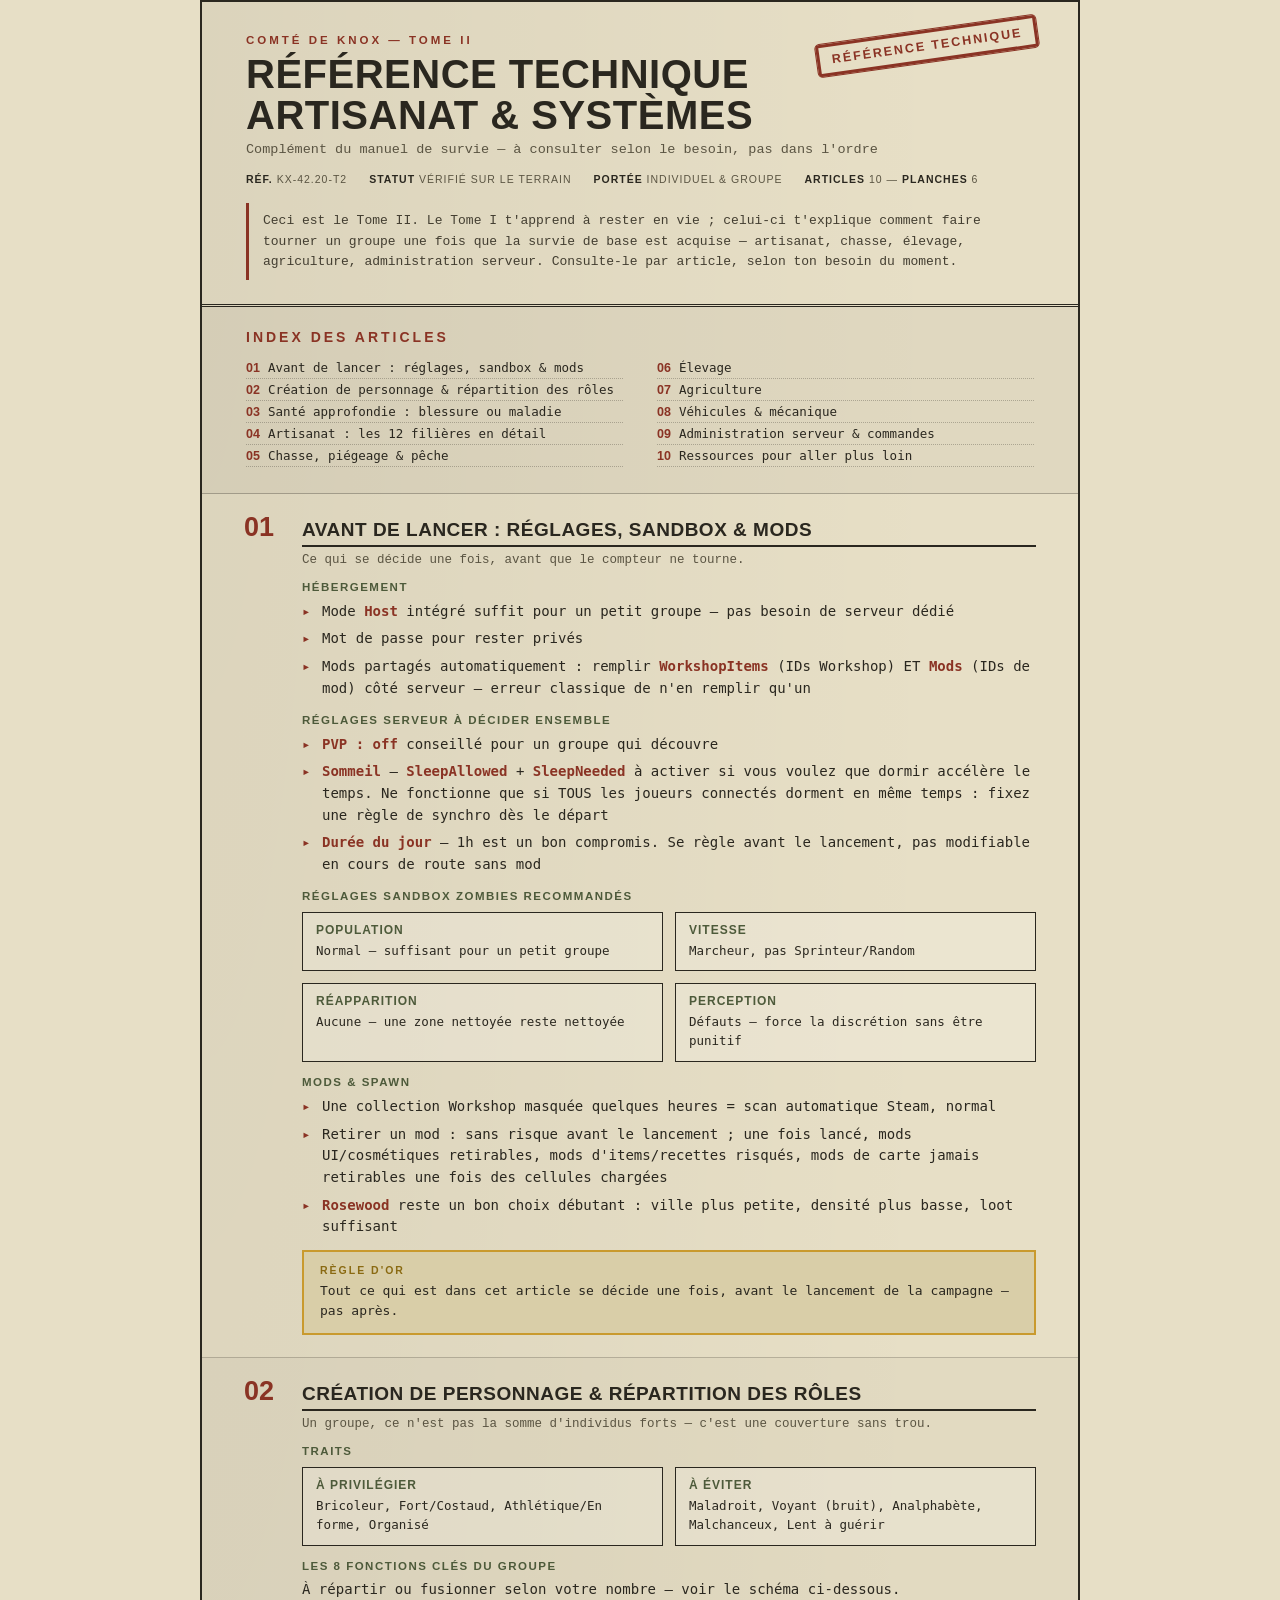
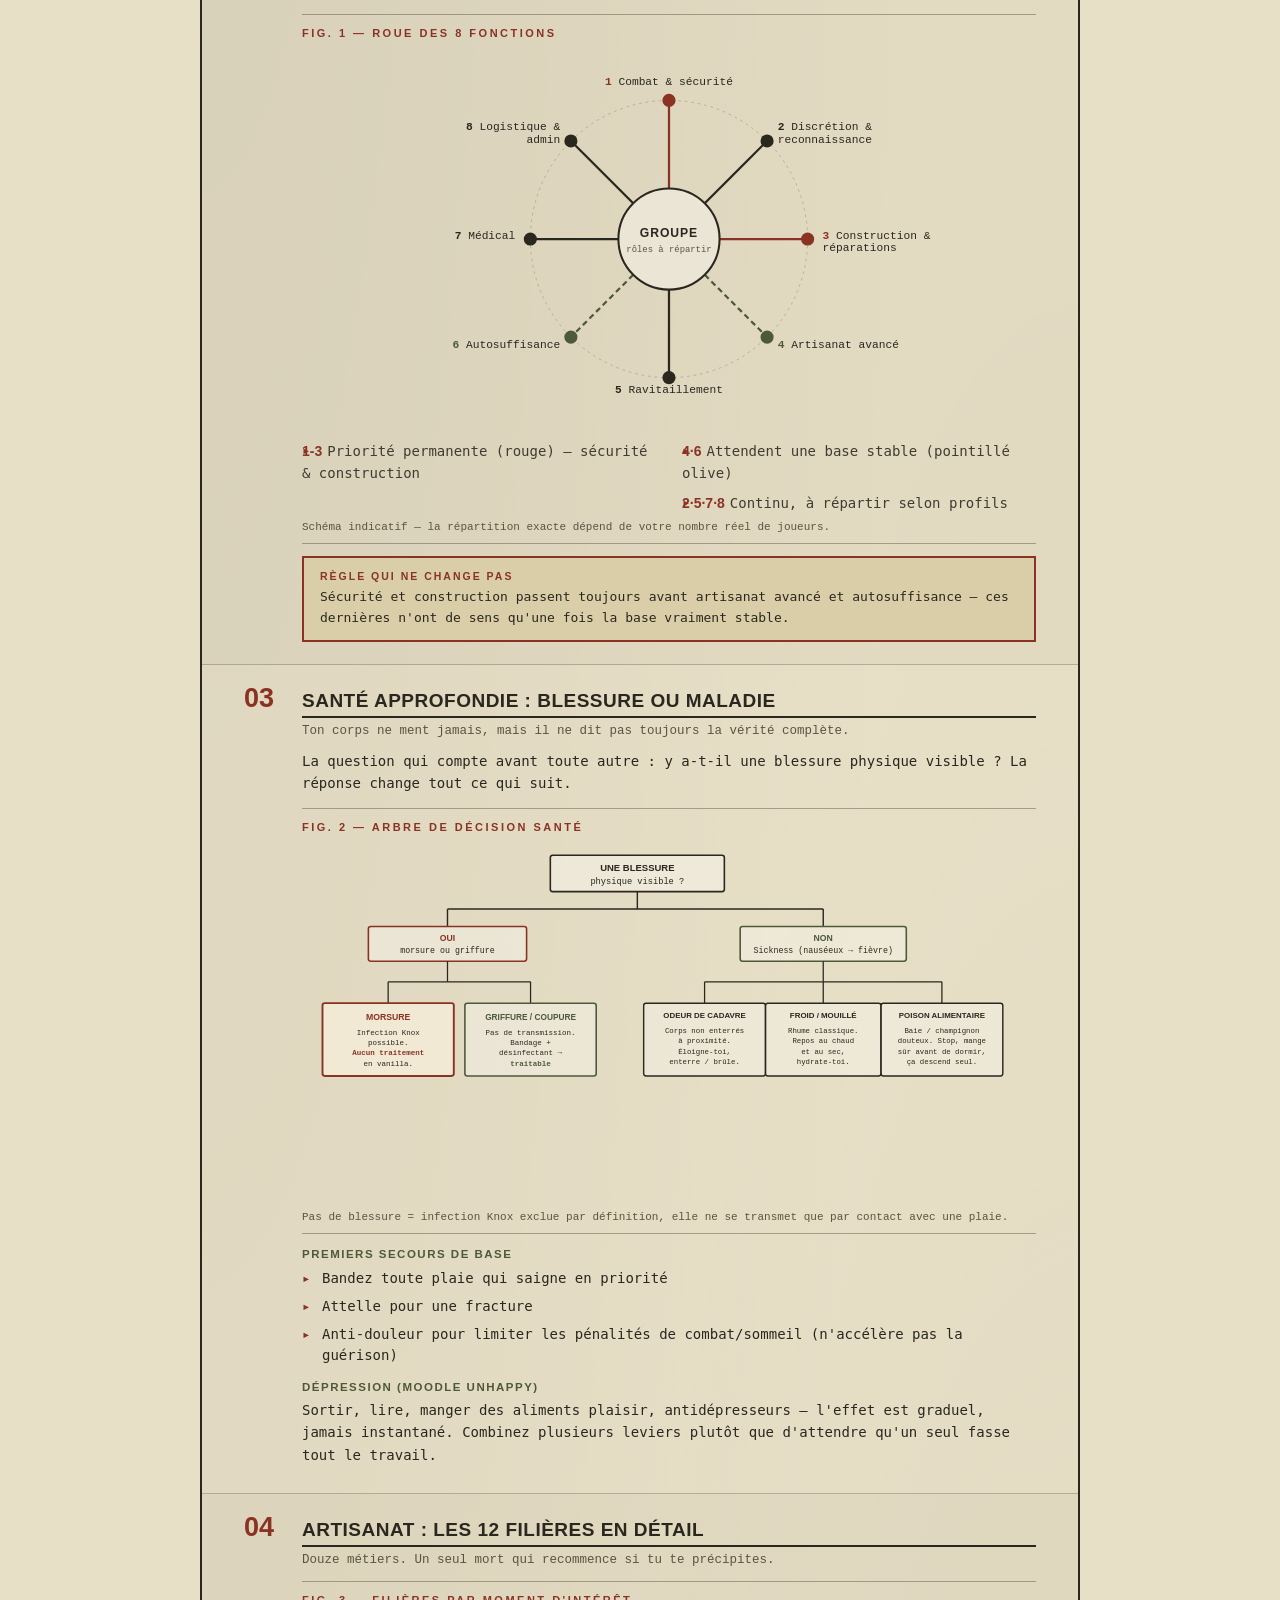
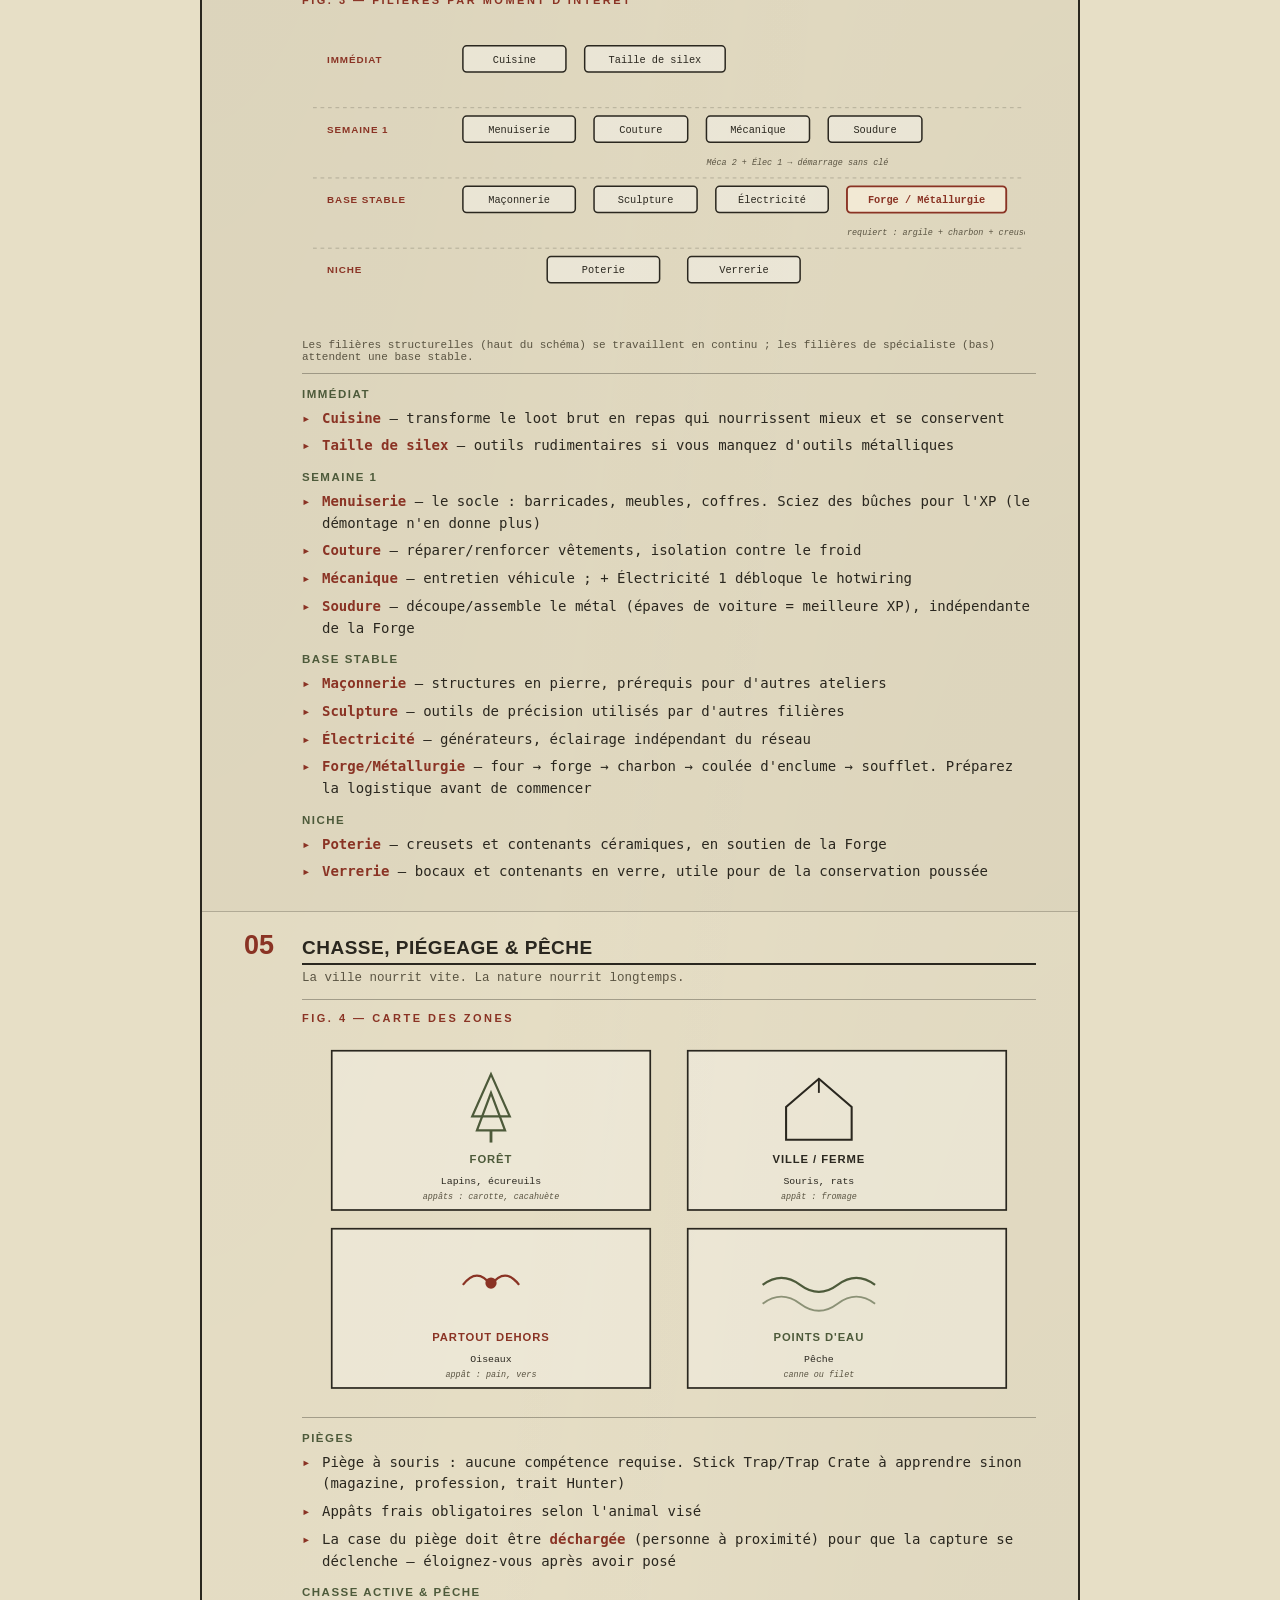
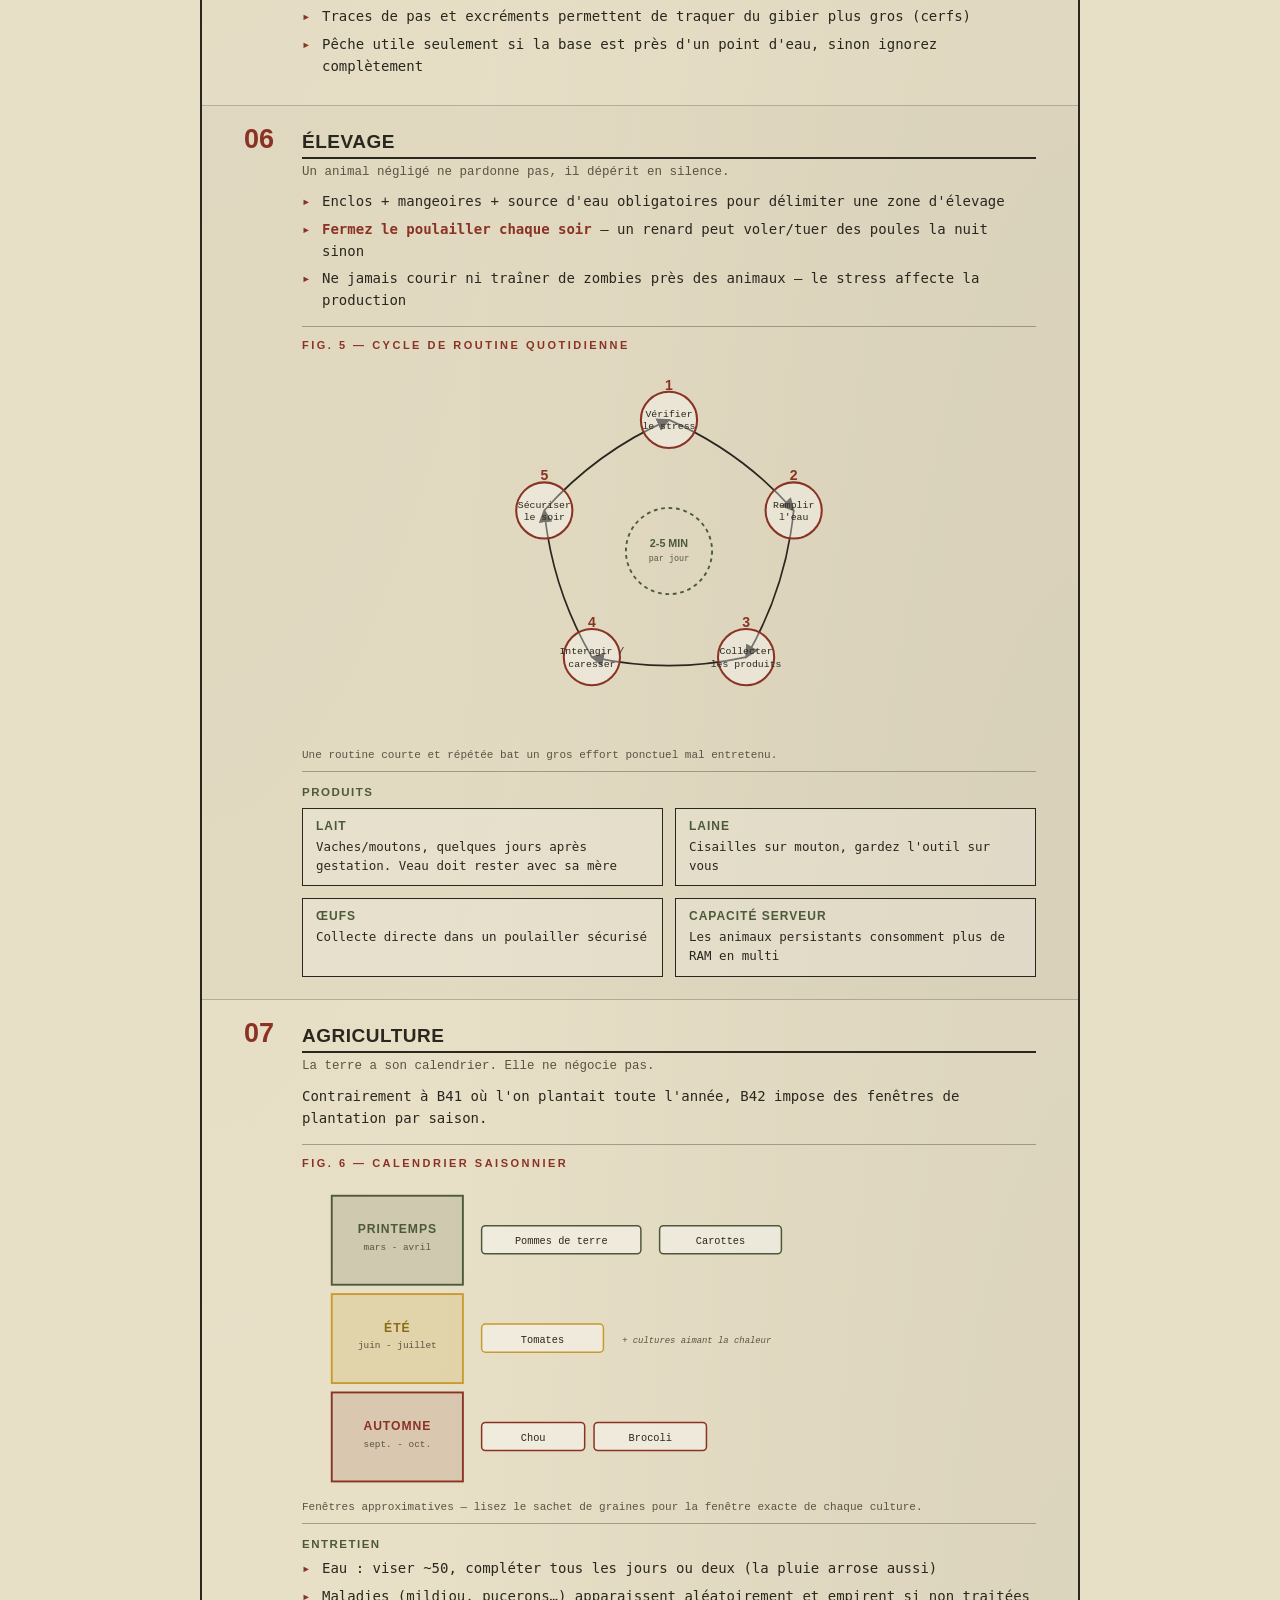
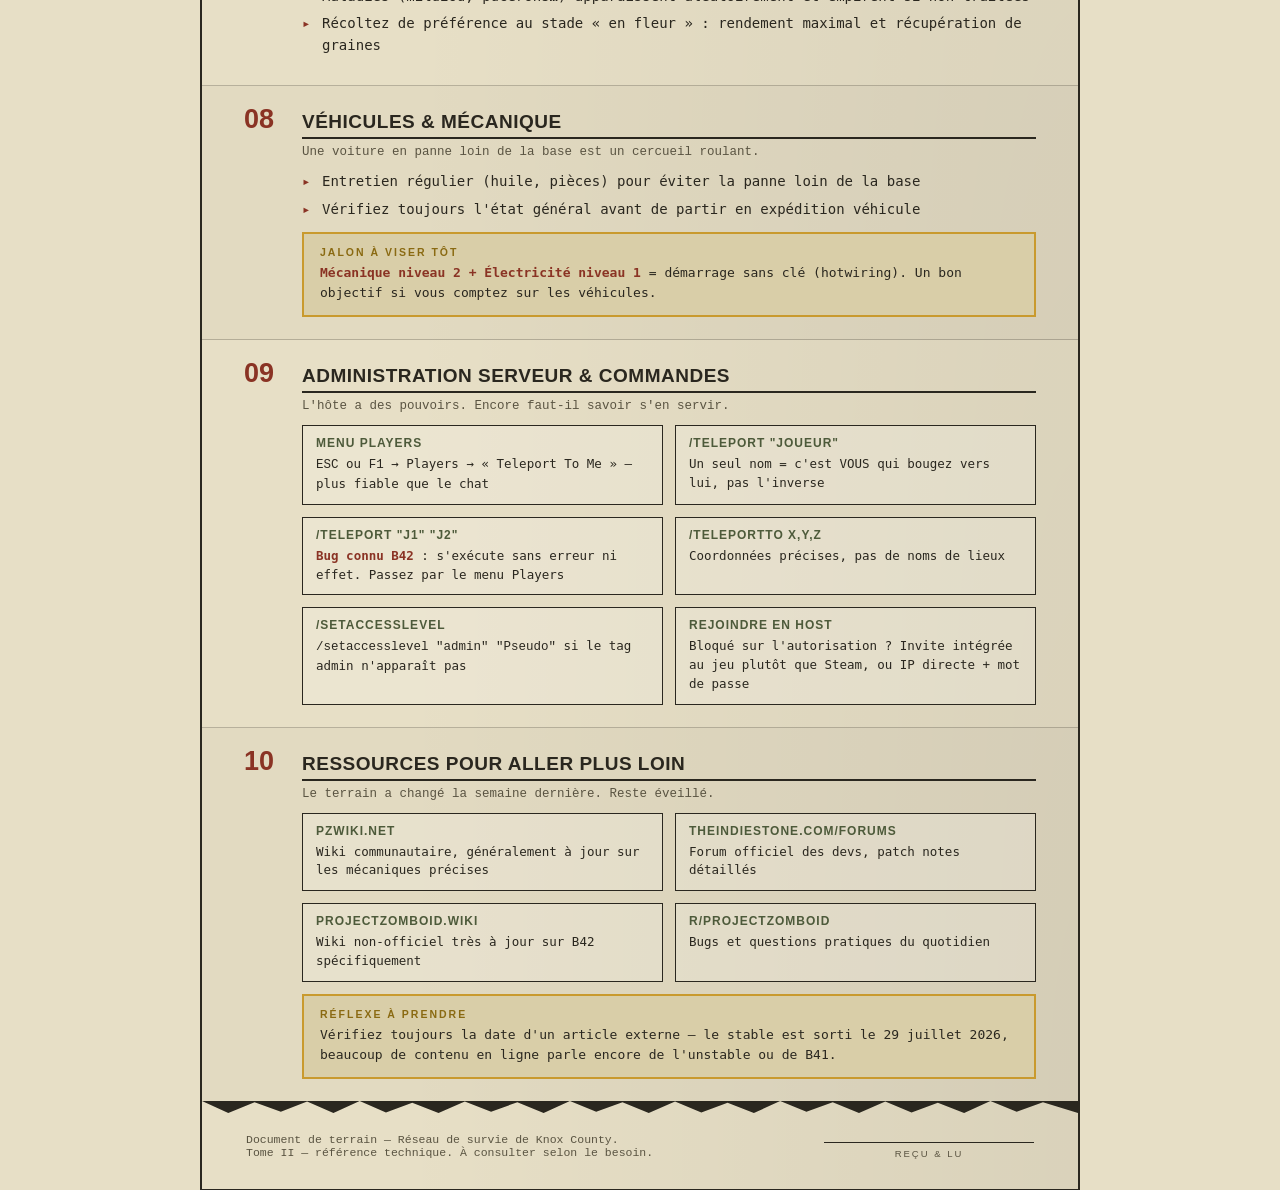
<file: Sources/Manuel_Technique_Tome2_Illustre.html>
<!DOCTYPE html>
<html lang="fr">
<head>
<meta charset="UTF-8">
<meta name="viewport" content="width=device-width, initial-scale=1">
<title>Référence technique — Knox County (Tome II)</title>
<style>

:root{
  --paper:#e7dfc6;
  --paper-dark:#d9cea8;
  --ink:#2a271f;
  --rust:#8a3324;
  --olive:#4d5a3a;
  --ocre:#c99a2e;
  --faint:#5a5442;
  --display:'Oswald','Arial Narrow','Helvetica Neue',sans-serif;
  --mono:'IBM Plex Mono','DejaVu Sans Mono',Menlo,Consolas,monospace;
  --hand:'Special Elite','Courier New',monospace;
}

*{box-sizing:border-box;}
@page{ size:A4; margin:15mm 10mm 14mm 10mm; }

html,body{
  margin:0;
  background:var(--paper);
  color:var(--ink);
  font-family:var(--mono);
  -webkit-print-color-adjust:exact;
  print-color-adjust:exact;
}

.doc{
  max-width:880px;
  margin:0 auto;
  background:
    radial-gradient(ellipse at top left, rgba(0,0,0,0.05), transparent 60%),
    radial-gradient(ellipse at bottom right, rgba(0,0,0,0.06), transparent 55%),
    var(--paper);
  border:2px solid var(--ink);
}

/* ---- impression : rien ne se coupe ---- */
.header,.callout,.card,.grid,.footer,.sec-head,
.figure,.fig-legend,.index{
  break-inside:avoid;
  page-break-inside:avoid;
}
.sec-head,.tagline{
  break-after:avoid;
  page-break-after:avoid;
}
.figure svg{ break-inside:avoid; page-break-inside:avoid; }

/* ================= HEADER ================= */
.header{
  padding:32px 44px 24px;
  border-bottom:3px double var(--ink);
  position:relative;
}
.eyebrow{
  font-family:var(--display);
  font-weight:600;
  letter-spacing:3px;
  font-size:11.5px;
  text-transform:uppercase;
  color:var(--rust);
}
h1{
  font-family:var(--display);
  font-weight:700;
  font-size:40px;
  letter-spacing:0.5px;
  text-transform:uppercase;
  margin:8px 0 6px;
  line-height:1.03;
}
.subtitle{
  font-family:var(--hand);
  font-size:13.5px;
  color:var(--faint);
}
.stamp{
  position:absolute;
  top:28px; right:40px;
  border:3px solid var(--rust);
  color:var(--rust);
  font-family:var(--display);
  font-weight:700;
  text-transform:uppercase;
  padding:6px 12px;
  transform:rotate(-8deg);
  font-size:12.5px;
  letter-spacing:2px;
  border-radius:3px;
}
.stamp::after{
  content:"";
  position:absolute; inset:-4px;
  border:1px solid var(--rust);
  border-radius:5px;
}
.meta-row{
  display:flex; gap:22px; flex-wrap:wrap;
  margin-top:16px;
  font-family:var(--display);
  font-size:10.5px;
  letter-spacing:1px;
  text-transform:uppercase;
  color:var(--faint);
}
.meta-row b{ color:var(--ink); }

.preamble{
  margin-top:18px;
  border-left:3px solid var(--rust);
  padding:8px 0 8px 14px;
  font-family:var(--hand);
  font-size:13px;
  line-height:1.55;
  color:#433e31;
}

/* ================= INDEX ================= */
.index{
  padding:22px 44px 26px;
  border-bottom:1px solid rgba(42,39,31,0.3);
  background:rgba(0,0,0,0.03);
}
.index h2{
  font-family:var(--display);
  font-size:14px;
  letter-spacing:3px;
  text-transform:uppercase;
  margin:0 0 12px;
  color:var(--rust);
}
.index ol{
  margin:0; padding:0; list-style:none;
  columns:2; column-gap:34px;
}
.index li{
  font-size:12.5px;
  padding:3px 0;
  border-bottom:1px dotted rgba(42,39,31,0.28);
  break-inside:avoid;
}
.index li span{
  font-family:var(--display);
  font-weight:600;
  color:var(--rust);
  margin-right:8px;
}

/* ================= SECTIONS ================= */
.section{
  padding:18px 42px;
  border-bottom:1px solid rgba(42,39,31,0.25);
}
.section:nth-of-type(even){ background:rgba(0,0,0,0.022); }

.sec-head{
  display:flex;
  align-items:baseline;
  gap:14px;
  margin-bottom:6px;
}
.sec-num{
  font-family:var(--display);
  font-weight:700;
  font-size:27px;
  color:var(--rust);
  min-width:44px;
}
.sec-title{
  font-family:var(--display);
  font-weight:600;
  font-size:19px;
  letter-spacing:0.5px;
  text-transform:uppercase;
  border-bottom:2px solid var(--ink);
  padding-bottom:4px;
  flex:1;
}
.tagline{
  font-family:var(--hand);
  font-size:12.5px;
  color:var(--faint);
  margin:0 0 12px 58px;
}
.sec-body{ margin-left:58px; }
@media print{ .sec-body,.tagline{ margin-left:58px; } }

.sec-body p{ line-height:1.6; font-size:14px; margin:0 0 9px; }
.sec-body ul{ margin:8px 0 10px; padding:0; list-style:none; }
.sec-body li{
  line-height:1.55;
  font-size:14px;
  padding-left:20px;
  position:relative;
  margin-bottom:6px;
}
.sec-body li::before{
  content:"▸";
  position:absolute; left:0; top:0;
  color:var(--rust);
  font-weight:bold;
}
.sec-body b{ color:var(--rust); font-weight:600; }
.lbl{
  font-family:var(--display);
  font-weight:600;
  font-size:11.5px;
  letter-spacing:1.5px;
  text-transform:uppercase;
  color:var(--olive);
  margin:14px 0 6px;
}

/* ================= ENCARTS ================= */
.callout{
  border:2px solid var(--ink);
  background:var(--paper-dark);
  padding:12px 16px;
  margin:12px 0 4px;
}
.callout.danger{ border-color:var(--rust); }
.callout.warn{ border-color:var(--ocre); }
.callout-label{
  font-family:var(--display);
  font-weight:700;
  font-size:10.5px;
  letter-spacing:2px;
  text-transform:uppercase;
  margin-bottom:5px;
}
.callout.danger .callout-label{ color:var(--rust); }
.callout.warn .callout-label{ color:#8a6a12; }
.callout p{ margin:0; font-size:13px; line-height:1.55; }

/* ================= CARTES ================= */
.grid{
  display:grid;
  grid-template-columns:repeat(2,1fr);
  gap:12px;
  margin:10px 0 4px;
}
.card{
  border:1.5px solid var(--ink);
  padding:10px 13px;
  background:rgba(255,255,255,0.18);
}
.card h4{
  font-family:var(--display);
  font-size:12px;
  letter-spacing:1px;
  text-transform:uppercase;
  margin:0 0 5px;
  color:var(--olive);
}
.card p{ font-size:12.5px; margin:0; line-height:1.5; }

/* ================= FIGURES ================= */
.figure{
  margin:14px 0 4px;
  border-top:1px solid rgba(42,39,31,0.35);
  border-bottom:1px solid rgba(42,39,31,0.35);
  padding:12px 0 10px;
}
.fig-title{
  font-family:var(--display);
  font-weight:700;
  font-size:11px;
  letter-spacing:2.5px;
  text-transform:uppercase;
  color:var(--rust);
  margin-bottom:8px;
}
.figure svg{ width:97%; height:auto; display:block; margin:0 auto; }
.fig-legend{
  margin-top:9px;
  font-size:11.5px;
  line-height:1.5;
  color:#413c30;
}
.fig-legend ol{
  margin:0; padding:0; list-style:none;
  columns:2; column-gap:26px;
}
.fig-legend li{ padding:1px 0; break-inside:avoid; }
.fig-legend li b{
  font-family:var(--display);
  color:var(--rust);
  margin-right:5px;
}
.fig-note{
  margin-top:6px;
  font-family:var(--hand);
  font-size:11px;
  color:var(--faint);
}

/* ================= FOOTER ================= */
.torn{
  height:12px;
  background:var(--ink);
  clip-path:polygon(0% 0%,3% 100%,6% 10%,9% 90%,12% 5%,15% 100%,18% 0%,21% 95%,24% 15%,27% 100%,30% 5%,33% 90%,36% 10%,39% 100%,42% 0%,45% 90%,48% 10%,51% 100%,54% 5%,57% 95%,60% 15%,63% 100%,66% 0%,69% 90%,72% 10%,75% 100%,78% 5%,81% 95%,84% 15%,87% 100%,90% 0%,93% 90%,96% 10%,100% 100%,100% 0%,0% 0%);
}
.footer{
  padding:20px 44px 30px;
  font-family:var(--hand);
  font-size:11.5px;
  color:var(--faint);
  display:flex;
  justify-content:space-between;
  align-items:flex-end;
  gap:20px;
}
.footer .sig{
  border-top:1px solid var(--ink);
  padding-top:5px;
  min-width:210px;
  text-align:center;
  font-family:var(--display);
  font-size:9.5px;
  letter-spacing:2px;
  text-transform:uppercase;
}

@media print{
  .doc{ border:none; max-width:none; }
  .header{ padding-top:6px; }
  .section{ padding-left:34px; padding-right:34px; }
  .header,.index,.footer{ padding-left:34px; padding-right:34px; }
}

@media (max-width:640px){
  .header,.index,.section,.footer{ padding-left:20px; padding-right:20px; }
  h1{ font-size:28px; }
  .grid,.index ol,.fig-legend ol{ grid-template-columns:1fr; columns:1; }
  .sec-body,.tagline{ margin-left:0; }
  .stamp{ position:static; display:inline-block; margin-top:12px; transform:rotate(-3deg); }
}
</style>
</head>
<body>
<div class="doc">

<!-- ============ EN-TÊTE ============ -->
<div class="header">
  <div class="eyebrow">Comté de Knox — Tome II</div>
  <h1>Référence technique<br>artisanat &amp; systèmes</h1>
  <div class="subtitle">Complément du manuel de survie — à consulter selon le besoin, pas dans l'ordre</div>
  <div class="stamp">Référence technique</div>
  <div class="meta-row">
    <span><b>Réf.</b> KX-42.20-T2</span>
    <span><b>Statut</b> vérifié sur le terrain</span>
    <span><b>Portée</b> individuel &amp; groupe</span>
    <span><b>Articles</b> 10 — <b>Planches</b> 6</span>
  </div>
  <div class="preamble">
    Ceci est le Tome II. Le Tome I t'apprend à rester en vie ; celui-ci t'explique comment
    faire tourner un groupe une fois que la survie de base est acquise — artisanat, chasse,
    élevage, agriculture, administration serveur. Consulte-le par article, selon ton besoin
    du moment.
  </div>
</div>


<!-- ============ INDEX ============ -->
<div class="index">
  <h2>Index des articles</h2>
  <ol>
    <li><span>01</span>Avant de lancer : réglages, sandbox &amp; mods</li>
    <li><span>02</span>Création de personnage &amp; répartition des rôles</li>
    <li><span>03</span>Santé approfondie : blessure ou maladie</li>
    <li><span>04</span>Artisanat : les 12 filières en détail</li>
    <li><span>05</span>Chasse, piégeage &amp; pêche</li>
    <li><span>06</span>Élevage</li>
    <li><span>07</span>Agriculture</li>
    <li><span>08</span>Véhicules &amp; mécanique</li>
    <li><span>09</span>Administration serveur &amp; commandes</li>
    <li><span>10</span>Ressources pour aller plus loin</li>
  </ol>
</div>


<div class="section">
  <div class="sec-head"><div class="sec-num">01</div><div class="sec-title">Avant de lancer : réglages, sandbox &amp; mods</div></div>
  <div class="tagline">Ce qui se décide une fois, avant que le compteur ne tourne.</div>
  <div class="sec-body">
    <div class="lbl">Hébergement</div>
    <ul>
      <li>Mode <b>Host</b> intégré suffit pour un petit groupe — pas besoin de serveur dédié</li>
      <li>Mot de passe pour rester privés</li>
      <li>Mods partagés automatiquement : remplir <b>WorkshopItems</b> (IDs Workshop) ET <b>Mods</b> (IDs de mod) côté serveur — erreur classique de n'en remplir qu'un</li>
    </ul>
    <div class="lbl">Réglages serveur à décider ensemble</div>
    <ul>
      <li><b>PVP : off</b> conseillé pour un groupe qui découvre</li>
      <li><b>Sommeil</b> — <b>SleepAllowed</b> + <b>SleepNeeded</b> à activer si vous voulez que dormir accélère le temps. Ne fonctionne que si TOUS les joueurs connectés dorment en même temps : fixez une règle de synchro dès le départ</li>
      <li><b>Durée du jour</b> — 1h est un bon compromis. Se règle avant le lancement, pas modifiable en cours de route sans mod</li>
    </ul>
    <div class="lbl">Réglages sandbox zombies recommandés</div>
    <div class="grid">
      <div class="card"><h4>Population</h4><p>Normal — suffisant pour un petit groupe</p></div>
      <div class="card"><h4>Vitesse</h4><p>Marcheur, pas Sprinteur/Random</p></div>
      <div class="card"><h4>Réapparition</h4><p>Aucune — une zone nettoyée reste nettoyée</p></div>
      <div class="card"><h4>Perception</h4><p>Défauts — force la discrétion sans être punitif</p></div>
    </div>
    <div class="lbl">Mods &amp; spawn</div>
    <ul>
      <li>Une collection Workshop masquée quelques heures = scan automatique Steam, normal</li>
      <li>Retirer un mod : sans risque avant le lancement ; une fois lancé, mods UI/cosmétiques retirables, mods d'items/recettes risqués, mods de carte jamais retirables une fois des cellules chargées</li>
      <li><b>Rosewood</b> reste un bon choix débutant : ville plus petite, densité plus basse, loot suffisant</li>
    </ul>
    <div class="callout warn">
      <div class="callout-label">Règle d'or</div>
      <p>Tout ce qui est dans cet article se décide une fois, avant le lancement de la campagne — pas après.</p>
    </div>
  </div>
</div>


<div class="section">
  <div class="sec-head"><div class="sec-num">02</div><div class="sec-title">Création de personnage &amp; répartition des rôles</div></div>
  <div class="tagline">Un groupe, ce n'est pas la somme d'individus forts — c'est une couverture sans trou.</div>
  <div class="sec-body">
    <div class="lbl">Traits</div>
    <div class="grid">
      <div class="card"><h4>À privilégier</h4><p>Bricoleur, Fort/Costaud, Athlétique/En forme, Organisé</p></div>
      <div class="card"><h4>À éviter</h4><p>Maladroit, Voyant (bruit), Analphabète, Malchanceux, Lent à guérir</p></div>
    </div>
    <div class="lbl">Les 8 fonctions clés du groupe</div>
    <p>À répartir ou fusionner selon votre nombre — voir le schéma ci-dessous.</p>
    <div class="figure">
      <div class="fig-title">Fig. 1 — Roue des 8 fonctions</div>
      
<svg viewBox="0 0 760 410" xmlns="http://www.w3.org/2000/svg">
  <circle cx="380" cy="205" r="148" fill="none" stroke="#2a271f" stroke-opacity="0.22" stroke-dasharray="3 4"/>
  <line x1="380.0" y1="151.0" x2="380.0" y2="57.0" stroke="#8a3324" stroke-width="2.4" /><line x1="418.2" y1="166.8" x2="484.7" y2="100.3" stroke="#2a271f" stroke-width="2.4" /><line x1="434.0" y1="205.0" x2="528.0" y2="205.0" stroke="#8a3324" stroke-width="2.4" /><line x1="418.2" y1="243.2" x2="484.7" y2="309.7" stroke="#4d5a3a" stroke-width="2.4" stroke-dasharray="6 4"/><line x1="380.0" y1="259.0" x2="380.0" y2="353.0" stroke="#2a271f" stroke-width="2.4" /><line x1="341.8" y1="243.2" x2="275.3" y2="309.7" stroke="#4d5a3a" stroke-width="2.4" stroke-dasharray="6 4"/><line x1="326.0" y1="205.0" x2="232.0" y2="205.0" stroke="#2a271f" stroke-width="2.4" /><line x1="341.8" y1="166.8" x2="275.3" y2="100.3" stroke="#2a271f" stroke-width="2.4" />
  <circle cx="380" cy="205" r="54" fill="rgba(255,255,255,0.35)" stroke="#2a271f" stroke-width="2.2"/>
  <text x="380" y="203" text-anchor="middle" font-size="13" font-weight="700" fill="#2a271f" font-family="Oswald, sans-serif" letter-spacing="1">GROUPE</text>
  <text x="380" y="219" text-anchor="middle" font-size="9.5" fill="#5a5442" font-family="IBM Plex Mono, monospace">rôles à répartir</text>
  <circle cx="380.0" cy="57.0" r="7" fill="#8a3324"/><circle cx="484.7" cy="100.3" r="7" fill="#2a271f"/><circle cx="528.0" cy="205.0" r="7" fill="#8a3324"/><circle cx="484.7" cy="309.7" r="7" fill="#4d5a3a"/><circle cx="380.0" cy="353.0" r="7" fill="#2a271f"/><circle cx="275.3" cy="309.7" r="7" fill="#4d5a3a"/><circle cx="232.0" cy="205.0" r="7" fill="#2a271f"/><circle cx="275.3" cy="100.3" r="7" fill="#2a271f"/>
  <text x="380.0" y="41.0" text-anchor="middle" font-size="12" fill="#2a271f" font-family="IBM Plex Mono, monospace"><tspan font-weight="700" fill="#8a3324">1</tspan> Combat & sécurité</text><text x="496.0" y="89.0" text-anchor="start" font-size="12" fill="#2a271f" font-family="IBM Plex Mono, monospace"><tspan font-weight="700" fill="#2a271f">2</tspan> Discrétion &amp;<tspan x='496.0' dy='13'>reconnaissance</tspan></text><text x="544.0" y="205.0" text-anchor="start" font-size="12" fill="#2a271f" font-family="IBM Plex Mono, monospace"><tspan font-weight="700" fill="#8a3324">3</tspan> Construction &amp;<tspan x='544.0' dy='13'>réparations</tspan></text><text x="496.0" y="321.0" text-anchor="start" font-size="12" fill="#2a271f" font-family="IBM Plex Mono, monospace"><tspan font-weight="700" fill="#4d5a3a">4</tspan> Artisanat avancé</text><text x="380.0" y="369.0" text-anchor="middle" font-size="12" fill="#2a271f" font-family="IBM Plex Mono, monospace"><tspan font-weight="700" fill="#2a271f">5</tspan> Ravitaillement</text><text x="264.0" y="321.0" text-anchor="end" font-size="12" fill="#2a271f" font-family="IBM Plex Mono, monospace"><tspan font-weight="700" fill="#4d5a3a">6</tspan> Autosuffisance</text><text x="216.0" y="205.0" text-anchor="end" font-size="12" fill="#2a271f" font-family="IBM Plex Mono, monospace"><tspan font-weight="700" fill="#2a271f">7</tspan> Médical</text><text x="264.0" y="89.0" text-anchor="end" font-size="12" fill="#2a271f" font-family="IBM Plex Mono, monospace"><tspan font-weight="700" fill="#2a271f">8</tspan> Logistique &amp;<tspan x='264.0' dy='13'>admin</tspan></text>
</svg>

      <div class="fig-legend">
        <ol>
          <li><b>1-3</b>Priorité permanente (rouge) — sécurité &amp; construction</li>
          <li><b>4·6</b>Attendent une base stable (pointillé olive)</li>
          <li><b>2·5·7·8</b>Continu, à répartir selon profils</li>
        </ol>
      </div>
      <div class="fig-note">Schéma indicatif — la répartition exacte dépend de votre nombre réel de joueurs.</div>
    </div>
    <div class="callout danger">
      <div class="callout-label">Règle qui ne change pas</div>
      <p>Sécurité et construction passent toujours avant artisanat avancé et autosuffisance — ces dernières n'ont de sens qu'une fois la base vraiment stable.</p>
    </div>
  </div>
</div>


<div class="section">
  <div class="sec-head"><div class="sec-num">03</div><div class="sec-title">Santé approfondie : blessure ou maladie</div></div>
  <div class="tagline">Ton corps ne ment jamais, mais il ne dit pas toujours la vérité complète.</div>
  <div class="sec-body">
    <p>La question qui compte avant toute autre : y a-t-il une blessure physique visible ? La réponse change tout ce qui suit.</p>
    <div class="figure">
      <div class="fig-title">Fig. 2 — Arbre de décision santé</div>
      <svg viewBox="0 0 900 460" xmlns="http://www.w3.org/2000/svg">
  <!-- top node -->
  <rect x="300" y="18" width="220" height="46" rx="3" fill="rgba(255,255,255,0.35)" stroke="#2a271f" stroke-width="2"/>
  <text x="410" y="38" text-anchor="middle" font-size="12" font-weight="700" fill="#2a271f" font-family="Oswald, sans-serif">UNE BLESSURE</text>
  <text x="410" y="54" text-anchor="middle" font-size="11" fill="#2a271f" font-family="IBM Plex Mono, monospace">physique visible ?</text>

  <!-- connectors from top to two mid nodes -->
  <line x1="410" y1="64" x2="410" y2="86" stroke="#2a271f" stroke-width="1.8"/>
  <line x1="170" y1="86" x2="645" y2="86" stroke="#2a271f" stroke-width="1.8"/>
  <line x1="170" y1="86" x2="170" y2="108" stroke="#2a271f" stroke-width="1.8"/>
  <line x1="645" y1="86" x2="645" y2="108" stroke="#2a271f" stroke-width="1.8"/>

  <!-- mid nodes -->
  <rect x="70" y="108" width="200" height="44" rx="3" fill="rgba(255,255,255,0.3)" stroke="#8a3324" stroke-width="2"/>
  <text x="170" y="126" text-anchor="middle" font-size="11" font-weight="700" fill="#8a3324" font-family="Oswald, sans-serif">OUI</text>
  <text x="170" y="142" text-anchor="middle" font-size="10.5" fill="#2a271f" font-family="IBM Plex Mono, monospace">morsure ou griffure</text>

  <rect x="540" y="108" width="210" height="44" rx="3" fill="rgba(255,255,255,0.3)" stroke="#4d5a3a" stroke-width="2"/>
  <text x="645" y="126" text-anchor="middle" font-size="11" font-weight="700" fill="#4d5a3a" font-family="Oswald, sans-serif">NON</text>
  <text x="645" y="142" text-anchor="middle" font-size="10.5" fill="#2a271f" font-family="IBM Plex Mono, monospace">Sickness (nauséeux → fièvre)</text>

  <!-- connectors left branch to 2 leaves -->
  <line x1="170" y1="152" x2="170" y2="178" stroke="#2a271f" stroke-width="1.6"/>
  <line x1="95" y1="178" x2="275" y2="178" stroke="#2a271f" stroke-width="1.6"/>
  <line x1="95" y1="178" x2="95" y2="205" stroke="#2a271f" stroke-width="1.6"/>
  <line x1="275" y1="178" x2="275" y2="205" stroke="#2a271f" stroke-width="1.6"/>

  <!-- left leaves -->
  <rect x="12" y="205" width="166" height="92" rx="3" fill="#f2e9d4" stroke="#8a3324" stroke-width="2.4"/>
  <text x="95" y="226" text-anchor="middle" font-size="11" font-weight="700" fill="#8a3324" font-family="Oswald, sans-serif">MORSURE</text>
  <text x="95" y="245" text-anchor="middle" font-size="9.5" fill="#2a271f" font-family="IBM Plex Mono, monospace"><tspan x="95" dy="0">Infection Knox</tspan><tspan x="95" dy="13">possible.</tspan><tspan x="95" dy="13" font-weight="700" fill="#8a3324">Aucun traitement</tspan><tspan x="95" dy="13">en vanilla.</tspan></text>

  <rect x="192" y="205" width="166" height="92" rx="3" fill="rgba(255,255,255,0.3)" stroke="#4d5a3a" stroke-width="2"/>
  <text x="275" y="226" text-anchor="middle" font-size="10.5" font-weight="700" fill="#4d5a3a" font-family="Oswald, sans-serif">GRIFFURE / COUPURE</text>
  <text x="275" y="245" text-anchor="middle" font-size="9.5" fill="#2a271f" font-family="IBM Plex Mono, monospace"><tspan x="275" dy="0">Pas de transmission.</tspan><tspan x="275" dy="13">Bandage +</tspan><tspan x="275" dy="13">désinfectant →</tspan><tspan x="275" dy="13" font-weight="700" fill="#4d5a3a">traitable</tspan></text>

  <!-- connectors right branch to 3 leaves -->
  <line x1="645" y1="152" x2="645" y2="178" stroke="#2a271f" stroke-width="1.6"/>
  <line x1="495" y1="178" x2="795" y2="178" stroke="#2a271f" stroke-width="1.6"/>
  <line x1="495" y1="178" x2="495" y2="205" stroke="#2a271f" stroke-width="1.6"/>
  <line x1="645" y1="178" x2="645" y2="205" stroke="#2a271f" stroke-width="1.6"/>
  <line x1="795" y1="178" x2="795" y2="205" stroke="#2a271f" stroke-width="1.6"/>

  <!-- right leaves -->
  <rect x="418" y="205" width="154" height="92" rx="3" fill="rgba(255,255,255,0.3)" stroke="#2a271f" stroke-width="1.8"/>
  <text x="495" y="224" text-anchor="middle" font-size="10" font-weight="700" fill="#2a271f" font-family="Oswald, sans-serif">ODEUR DE CADAVRE</text>
  <text x="495" y="243" text-anchor="middle" font-size="9.3" fill="#2a271f" font-family="IBM Plex Mono, monospace"><tspan x="495" dy="0">Corps non enterrés</tspan><tspan x="495" dy="13">à proximité.</tspan><tspan x="495" dy="13">Éloigne-toi,</tspan><tspan x="495" dy="13">enterre / brûle.</tspan></text>

  <rect x="572" y="205" width="146" height="92" rx="3" fill="rgba(255,255,255,0.3)" stroke="#2a271f" stroke-width="1.8"/>
  <text x="645" y="224" text-anchor="middle" font-size="10" font-weight="700" fill="#2a271f" font-family="Oswald, sans-serif">FROID / MOUILLÉ</text>
  <text x="645" y="243" text-anchor="middle" font-size="9.3" fill="#2a271f" font-family="IBM Plex Mono, monospace"><tspan x="645" dy="0">Rhume classique.</tspan><tspan x="645" dy="13">Repos au chaud</tspan><tspan x="645" dy="13">et au sec,</tspan><tspan x="645" dy="13">hydrate-toi.</tspan></text>

  <rect x="718" y="205" width="154" height="92" rx="3" fill="rgba(255,255,255,0.3)" stroke="#2a271f" stroke-width="1.8"/>
  <text x="795" y="224" text-anchor="middle" font-size="10" font-weight="700" fill="#2a271f" font-family="Oswald, sans-serif">POISON ALIMENTAIRE</text>
  <text x="795" y="243" text-anchor="middle" font-size="9.3" fill="#2a271f" font-family="IBM Plex Mono, monospace"><tspan x="795" dy="0">Baie / champignon</tspan><tspan x="795" dy="13">douteux. Stop, mange</tspan><tspan x="795" dy="13">sûr avant de dormir,</tspan><tspan x="795" dy="13">ça descend seul.</tspan></text>
</svg>

      <div class="fig-note">Pas de blessure = infection Knox exclue par définition, elle ne se transmet que par contact avec une plaie.</div>
    </div>
    <div class="lbl">Premiers secours de base</div>
    <ul>
      <li>Bandez toute plaie qui saigne en priorité</li>
      <li>Attelle pour une fracture</li>
      <li>Anti-douleur pour limiter les pénalités de combat/sommeil (n'accélère pas la guérison)</li>
    </ul>
    <div class="lbl">Dépression (moodle Unhappy)</div>
    <p>Sortir, lire, manger des aliments plaisir, antidépresseurs — l'effet est graduel, jamais instantané. Combinez plusieurs leviers plutôt que d'attendre qu'un seul fasse tout le travail.</p>
  </div>
</div>


<div class="section">
  <div class="sec-head"><div class="sec-num">04</div><div class="sec-title">Artisanat : les 12 filières en détail</div></div>
  <div class="tagline">Douze métiers. Un seul mort qui recommence si tu te précipites.</div>
  <div class="sec-body">
    <div class="figure">
      <div class="fig-title">Fig. 3 — Filières par moment d'intérêt</div>
      <svg viewBox="0 0 760 340" xmlns="http://www.w3.org/2000/svg">
  <line x1="0" y1="100" x2="760" y2="100" stroke="#2a271f" stroke-opacity="0.25" stroke-dasharray="4 4"/>
  <line x1="0" y1="175" x2="760" y2="175" stroke="#2a271f" stroke-opacity="0.25" stroke-dasharray="4 4"/>
  <line x1="0" y1="250" x2="760" y2="250" stroke="#2a271f" stroke-opacity="0.25" stroke-dasharray="4 4"/>

  <text x="15" y="52" font-size="10.5" font-weight="700" fill="#8a3324" font-family="Oswald, sans-serif" letter-spacing="1">IMMÉDIAT</text>
  <text x="15" y="127" font-size="10.5" font-weight="700" fill="#8a3324" font-family="Oswald, sans-serif" letter-spacing="1">SEMAINE 1</text>
  <text x="15" y="202" font-size="10.5" font-weight="700" fill="#8a3324" font-family="Oswald, sans-serif" letter-spacing="1">BASE STABLE</text>
  <text x="15" y="277" font-size="10.5" font-weight="700" fill="#8a3324" font-family="Oswald, sans-serif" letter-spacing="1">NICHE</text>

  <!-- Band 1 : immédiat -->
  <rect x="160" y="34" width="110" height="28" rx="4" fill="rgba(255,255,255,0.35)" stroke="#2a271f" stroke-width="1.6"/>
  <text x="215" y="52" text-anchor="middle" font-size="11" fill="#2a271f" font-family="IBM Plex Mono, monospace">Cuisine</text>
  <rect x="290" y="34" width="150" height="28" rx="4" fill="rgba(255,255,255,0.35)" stroke="#2a271f" stroke-width="1.6"/>
  <text x="365" y="52" text-anchor="middle" font-size="11" fill="#2a271f" font-family="IBM Plex Mono, monospace">Taille de silex</text>

  <!-- Band 2 : semaine 1 -->
  <rect x="160" y="109" width="120" height="28" rx="4" fill="rgba(255,255,255,0.35)" stroke="#2a271f" stroke-width="1.6"/>
  <text x="220" y="127" text-anchor="middle" font-size="11" fill="#2a271f" font-family="IBM Plex Mono, monospace">Menuiserie</text>
  <rect x="300" y="109" width="100" height="28" rx="4" fill="rgba(255,255,255,0.35)" stroke="#2a271f" stroke-width="1.6"/>
  <text x="350" y="127" text-anchor="middle" font-size="11" fill="#2a271f" font-family="IBM Plex Mono, monospace">Couture</text>
  <rect x="420" y="109" width="110" height="28" rx="4" fill="rgba(255,255,255,0.35)" stroke="#2a271f" stroke-width="1.6"/>
  <text x="475" y="127" text-anchor="middle" font-size="11" fill="#2a271f" font-family="IBM Plex Mono, monospace">Mécanique</text>
  <rect x="550" y="109" width="100" height="28" rx="4" fill="rgba(255,255,255,0.35)" stroke="#2a271f" stroke-width="1.6"/>
  <text x="600" y="127" text-anchor="middle" font-size="11" fill="#2a271f" font-family="IBM Plex Mono, monospace">Soudure</text>
  <text x="420" y="161" font-size="9" font-style="italic" fill="#5a5442" font-family="IBM Plex Mono, monospace">Méca 2 + Élec 1 → démarrage sans clé</text>

  <!-- Band 3 : base stable -->
  <rect x="160" y="184" width="120" height="28" rx="4" fill="rgba(255,255,255,0.35)" stroke="#2a271f" stroke-width="1.6"/>
  <text x="220" y="202" text-anchor="middle" font-size="11" fill="#2a271f" font-family="IBM Plex Mono, monospace">Maçonnerie</text>
  <rect x="300" y="184" width="110" height="28" rx="4" fill="rgba(255,255,255,0.35)" stroke="#2a271f" stroke-width="1.6"/>
  <text x="355" y="202" text-anchor="middle" font-size="11" fill="#2a271f" font-family="IBM Plex Mono, monospace">Sculpture</text>
  <rect x="430" y="184" width="120" height="28" rx="4" fill="rgba(255,255,255,0.35)" stroke="#2a271f" stroke-width="1.6"/>
  <text x="490" y="202" text-anchor="middle" font-size="11" fill="#2a271f" font-family="IBM Plex Mono, monospace">Électricité</text>
  <rect x="570" y="184" width="170" height="28" rx="4" fill="#f2e9d4" stroke="#8a3324" stroke-width="2"/>
  <text x="655" y="202" text-anchor="middle" font-size="11" font-weight="700" fill="#8a3324" font-family="IBM Plex Mono, monospace">Forge / Métallurgie</text>
  <text x="570" y="236" font-size="9" font-style="italic" fill="#5a5442" font-family="IBM Plex Mono, monospace">requiert : argile + charbon + creusets</text>

  <!-- Band 4 : niche -->
  <rect x="250" y="259" width="120" height="28" rx="4" fill="rgba(255,255,255,0.35)" stroke="#2a271f" stroke-width="1.6"/>
  <text x="310" y="277" text-anchor="middle" font-size="11" fill="#2a271f" font-family="IBM Plex Mono, monospace">Poterie</text>
  <rect x="400" y="259" width="120" height="28" rx="4" fill="rgba(255,255,255,0.35)" stroke="#2a271f" stroke-width="1.6"/>
  <text x="460" y="277" text-anchor="middle" font-size="11" fill="#2a271f" font-family="IBM Plex Mono, monospace">Verrerie</text>
</svg>

      <div class="fig-note">Les filières structurelles (haut du schéma) se travaillent en continu ; les filières de spécialiste (bas) attendent une base stable.</div>
    </div>
    <div class="lbl">Immédiat</div>
    <ul>
      <li><b>Cuisine</b> — transforme le loot brut en repas qui nourrissent mieux et se conservent</li>
      <li><b>Taille de silex</b> — outils rudimentaires si vous manquez d'outils métalliques</li>
    </ul>
    <div class="lbl">Semaine 1</div>
    <ul>
      <li><b>Menuiserie</b> — le socle : barricades, meubles, coffres. Sciez des bûches pour l'XP (le démontage n'en donne plus)</li>
      <li><b>Couture</b> — réparer/renforcer vêtements, isolation contre le froid</li>
      <li><b>Mécanique</b> — entretien véhicule ; + Électricité 1 débloque le hotwiring</li>
      <li><b>Soudure</b> — découpe/assemble le métal (épaves de voiture = meilleure XP), indépendante de la Forge</li>
    </ul>
    <div class="lbl">Base stable</div>
    <ul>
      <li><b>Maçonnerie</b> — structures en pierre, prérequis pour d'autres ateliers</li>
      <li><b>Sculpture</b> — outils de précision utilisés par d'autres filières</li>
      <li><b>Électricité</b> — générateurs, éclairage indépendant du réseau</li>
      <li><b>Forge/Métallurgie</b> — four → forge → charbon → coulée d'enclume → soufflet. Préparez la logistique avant de commencer</li>
    </ul>
    <div class="lbl">Niche</div>
    <ul>
      <li><b>Poterie</b> — creusets et contenants céramiques, en soutien de la Forge</li>
      <li><b>Verrerie</b> — bocaux et contenants en verre, utile pour de la conservation poussée</li>
    </ul>
  </div>
</div>


<div class="section">
  <div class="sec-head"><div class="sec-num">05</div><div class="sec-title">Chasse, piégeage &amp; pêche</div></div>
  <div class="tagline">La ville nourrit vite. La nature nourrit longtemps.</div>
  <div class="sec-body">
    <div class="figure">
      <div class="fig-title">Fig. 4 — Carte des zones</div>
      <svg viewBox="0 0 760 400" xmlns="http://www.w3.org/2000/svg">
  <!-- quadrant boxes -->
  <rect x="20" y="20" width="340" height="170" fill="rgba(255,255,255,0.28)" stroke="#2a271f" stroke-width="1.8"/>
  <rect x="400" y="20" width="340" height="170" fill="rgba(255,255,255,0.28)" stroke="#2a271f" stroke-width="1.8"/>
  <rect x="20" y="210" width="340" height="170" fill="rgba(255,255,255,0.28)" stroke="#2a271f" stroke-width="1.8"/>
  <rect x="400" y="210" width="340" height="170" fill="rgba(255,255,255,0.28)" stroke="#2a271f" stroke-width="1.8"/>

  <!-- TL : forêt -->
  <path d="M190,45 L170,90 L210,90 Z" fill="none" stroke="#4d5a3a" stroke-width="2.4"/>
  <path d="M190,65 L175,105 L205,105 Z" fill="none" stroke="#4d5a3a" stroke-width="2.4"/>
  <line x1="190" y1="105" x2="190" y2="118" stroke="#4d5a3a" stroke-width="3"/>
  <text x="190" y="140" text-anchor="middle" font-size="12" font-weight="700" fill="#4d5a3a" font-family="Oswald, sans-serif" letter-spacing="1">FORÊT</text>
  <text x="190" y="162" text-anchor="middle" font-size="10.5" fill="#2a271f" font-family="IBM Plex Mono, monospace">Lapins, écureuils</text>
  <text x="190" y="178" text-anchor="middle" font-size="9" font-style="italic" fill="#5a5442" font-family="IBM Plex Mono, monospace">appâts : carotte, cacahuète</text>

  <!-- TR : ville / ferme -->
  <path d="M540,50 L575,80 L575,115 L505,115 L505,80 Z" fill="none" stroke="#2a271f" stroke-width="2.2"/>
  <line x1="540" y1="50" x2="540" y2="65" stroke="#2a271f" stroke-width="2"/>
  <text x="540" y="140" text-anchor="middle" font-size="12" font-weight="700" fill="#2a271f" font-family="Oswald, sans-serif" letter-spacing="1">VILLE / FERME</text>
  <text x="540" y="162" text-anchor="middle" font-size="10.5" fill="#2a271f" font-family="IBM Plex Mono, monospace">Souris, rats</text>
  <text x="540" y="178" text-anchor="middle" font-size="9" font-style="italic" fill="#5a5442" font-family="IBM Plex Mono, monospace">appât : fromage</text>

  <!-- BL : partout dehors -->
  <path d="M160,270 Q175,250 190,270 Q205,250 220,270" fill="none" stroke="#8a3324" stroke-width="2.4"/>
  <circle cx="190" cy="268" r="6" fill="#8a3324"/>
  <text x="190" y="330" text-anchor="middle" font-size="12" font-weight="700" fill="#8a3324" font-family="Oswald, sans-serif" letter-spacing="1">PARTOUT DEHORS</text>
  <text x="190" y="352" text-anchor="middle" font-size="10.5" fill="#2a271f" font-family="IBM Plex Mono, monospace">Oiseaux</text>
  <text x="190" y="368" text-anchor="middle" font-size="9" font-style="italic" fill="#5a5442" font-family="IBM Plex Mono, monospace">appât : pain, vers</text>

  <!-- BR : eau -->
  <path d="M480,270 Q500,255 520,270 Q540,285 560,270 Q580,255 600,270" fill="none" stroke="#4d5a3a" stroke-width="2.4"/>
  <path d="M480,290 Q500,275 520,290 Q540,305 560,290 Q580,275 600,290" fill="none" stroke="#4d5a3a" stroke-width="2" stroke-opacity="0.6"/>
  <text x="540" y="330" text-anchor="middle" font-size="12" font-weight="700" fill="#4d5a3a" font-family="Oswald, sans-serif" letter-spacing="1">POINTS D'EAU</text>
  <text x="540" y="352" text-anchor="middle" font-size="10.5" fill="#2a271f" font-family="IBM Plex Mono, monospace">Pêche</text>
  <text x="540" y="368" text-anchor="middle" font-size="9" font-style="italic" fill="#5a5442" font-family="IBM Plex Mono, monospace">canne ou filet</text>

  <text x="380" y="200" text-anchor="middle" font-size="9" font-style="italic" fill="#5a5442" font-family="IBM Plex Mono, monospace"></text>
</svg>

    </div>
    <div class="lbl">Pièges</div>
    <ul>
      <li>Piège à souris : aucune compétence requise. Stick Trap/Trap Crate à apprendre sinon (magazine, profession, trait Hunter)</li>
      <li>Appâts frais obligatoires selon l'animal visé</li>
      <li>La case du piège doit être <b>déchargée</b> (personne à proximité) pour que la capture se déclenche — éloignez-vous après avoir posé</li>
    </ul>
    <div class="lbl">Chasse active &amp; pêche</div>
    <ul>
      <li>Traces de pas et excréments permettent de traquer du gibier plus gros (cerfs)</li>
      <li>Pêche utile seulement si la base est près d'un point d'eau, sinon ignorez complètement</li>
    </ul>
  </div>
</div>


<div class="section">
  <div class="sec-head"><div class="sec-num">06</div><div class="sec-title">Élevage</div></div>
  <div class="tagline">Un animal négligé ne pardonne pas, il dépérit en silence.</div>
  <div class="sec-body">
    <ul>
      <li>Enclos + mangeoires + source d'eau obligatoires pour délimiter une zone d'élevage</li>
      <li><b>Fermez le poulailler chaque soir</b> — un renard peut voler/tuer des poules la nuit sinon</li>
      <li>Ne jamais courir ni traîner de zombies près des animaux — le stress affecte la production</li>
    </ul>
    <div class="figure">
      <div class="fig-title">Fig. 5 — Cycle de routine quotidienne</div>
      
<svg viewBox="0 0 760 410" xmlns="http://www.w3.org/2000/svg">
  <defs>
    <marker id="arrowhead" markerWidth="9" markerHeight="9" refX="7" refY="4" orient="auto">
      <path d="M0,0 L8,4 L0,8 Z" fill="#2a271f"/>
    </marker>
  </defs>
  <circle cx="380" cy="205" r="46" fill="none" stroke="#4d5a3a" stroke-width="2" stroke-dasharray="4 4"/>
  <text x="380" y="201" text-anchor="middle" font-size="11.5" font-weight="700" fill="#4d5a3a" font-family="Oswald, sans-serif">2-5 MIN</text>
  <text x="380" y="216" text-anchor="middle" font-size="9" fill="#5a5442" font-family="IBM Plex Mono, monospace">par jour</text>
  <path d="M 380.0 65.0 Q 457.2 98.8 513.1 161.7" fill="none" stroke="#2a271f" stroke-width="1.8" marker-end="url(#arrowhead)"/><path d="M 513.1 161.7 Q 504.8 245.6 462.3 318.3" fill="none" stroke="#2a271f" stroke-width="1.8" marker-end="url(#arrowhead)"/><path d="M 462.3 318.3 Q 380.0 336.3 297.7 318.3" fill="none" stroke="#2a271f" stroke-width="1.8" marker-end="url(#arrowhead)"/><path d="M 297.7 318.3 Q 255.2 245.6 246.9 161.7" fill="none" stroke="#2a271f" stroke-width="1.8" marker-end="url(#arrowhead)"/><path d="M 246.9 161.7 Q 302.8 98.8 380.0 65.0" fill="none" stroke="#2a271f" stroke-width="1.8" marker-end="url(#arrowhead)"/>
  <circle cx="380.0" cy="65.0" r="30" fill="rgba(255,255,255,0.35)" stroke="#8a3324" stroke-width="2.2"/><text x="380.0" y="33.0" text-anchor="middle" font-size="15" font-weight="700" fill="#8a3324" font-family="Oswald, sans-serif">1</text><circle cx="513.1" cy="161.7" r="30" fill="rgba(255,255,255,0.35)" stroke="#8a3324" stroke-width="2.2"/><text x="513.1" y="129.7" text-anchor="middle" font-size="15" font-weight="700" fill="#8a3324" font-family="Oswald, sans-serif">2</text><circle cx="462.3" cy="318.3" r="30" fill="rgba(255,255,255,0.35)" stroke="#8a3324" stroke-width="2.2"/><text x="462.3" y="286.3" text-anchor="middle" font-size="15" font-weight="700" fill="#8a3324" font-family="Oswald, sans-serif">3</text><circle cx="297.7" cy="318.3" r="30" fill="rgba(255,255,255,0.35)" stroke="#8a3324" stroke-width="2.2"/><text x="297.7" y="286.3" text-anchor="middle" font-size="15" font-weight="700" fill="#8a3324" font-family="Oswald, sans-serif">4</text><circle cx="246.9" cy="161.7" r="30" fill="rgba(255,255,255,0.35)" stroke="#8a3324" stroke-width="2.2"/><text x="246.9" y="129.7" text-anchor="middle" font-size="15" font-weight="700" fill="#8a3324" font-family="Oswald, sans-serif">5</text>
  <text x="380.0" y="62.0" text-anchor="middle" font-size="10.5" fill="#2a271f" font-family="IBM Plex Mono, monospace">Vérifier<tspan x='380.0' dy='13'>le stress</tspan></text><text x="513.1" y="158.7" text-anchor="middle" font-size="10.5" fill="#2a271f" font-family="IBM Plex Mono, monospace">Remplir<tspan x='513.1' dy='13'>l'eau</tspan></text><text x="462.3" y="315.3" text-anchor="middle" font-size="10.5" fill="#2a271f" font-family="IBM Plex Mono, monospace">Collecter<tspan x='462.3' dy='13'>les produits</tspan></text><text x="297.7" y="315.3" text-anchor="middle" font-size="10.5" fill="#2a271f" font-family="IBM Plex Mono, monospace">Interagir /<tspan x='297.7' dy='13'>caresser</tspan></text><text x="246.9" y="158.7" text-anchor="middle" font-size="10.5" fill="#2a271f" font-family="IBM Plex Mono, monospace">Sécuriser<tspan x='246.9' dy='13'>le soir</tspan></text>
</svg>

      <div class="fig-note">Une routine courte et répétée bat un gros effort ponctuel mal entretenu.</div>
    </div>
    <div class="lbl">Produits</div>
    <div class="grid">
      <div class="card"><h4>Lait</h4><p>Vaches/moutons, quelques jours après gestation. Veau doit rester avec sa mère</p></div>
      <div class="card"><h4>Laine</h4><p>Cisailles sur mouton, gardez l'outil sur vous</p></div>
      <div class="card"><h4>Œufs</h4><p>Collecte directe dans un poulailler sécurisé</p></div>
      <div class="card"><h4>Capacité serveur</h4><p>Les animaux persistants consomment plus de RAM en multi</p></div>
    </div>
  </div>
</div>


<div class="section">
  <div class="sec-head"><div class="sec-num">07</div><div class="sec-title">Agriculture</div></div>
  <div class="tagline">La terre a son calendrier. Elle ne négocie pas.</div>
  <div class="sec-body">
    <p>Contrairement à B41 où l'on plantait toute l'année, B42 impose des fenêtres de plantation par saison.</p>
    <div class="figure">
      <div class="fig-title">Fig. 6 — Calendrier saisonnier</div>
      <svg viewBox="0 0 760 340" xmlns="http://www.w3.org/2000/svg">
  <!-- Printemps -->
  <rect x="20" y="20" width="140" height="95" fill="rgba(77,90,58,0.16)" stroke="#4d5a3a" stroke-width="2"/>
  <text x="90" y="60" text-anchor="middle" font-size="13" font-weight="700" fill="#4d5a3a" font-family="Oswald, sans-serif" letter-spacing="1">PRINTEMPS</text>
  <text x="90" y="78" text-anchor="middle" font-size="10" fill="#5a5442" font-family="IBM Plex Mono, monospace">mars - avril</text>
  <rect x="180" y="52" width="170" height="30" rx="4" fill="rgba(255,255,255,0.4)" stroke="#4d5a3a" stroke-width="1.6"/>
  <text x="265" y="72" text-anchor="middle" font-size="11" fill="#2a271f" font-family="IBM Plex Mono, monospace">Pommes de terre</text>
  <rect x="370" y="52" width="130" height="30" rx="4" fill="rgba(255,255,255,0.4)" stroke="#4d5a3a" stroke-width="1.6"/>
  <text x="435" y="72" text-anchor="middle" font-size="11" fill="#2a271f" font-family="IBM Plex Mono, monospace">Carottes</text>

  <!-- Été -->
  <rect x="20" y="125" width="140" height="95" fill="rgba(201,154,46,0.18)" stroke="#c99a2e" stroke-width="2"/>
  <text x="90" y="165" text-anchor="middle" font-size="13" font-weight="700" fill="#8a6a12" font-family="Oswald, sans-serif" letter-spacing="1">ÉTÉ</text>
  <text x="90" y="183" text-anchor="middle" font-size="10" fill="#5a5442" font-family="IBM Plex Mono, monospace">juin - juillet</text>
  <rect x="180" y="157" width="130" height="30" rx="4" fill="rgba(255,255,255,0.4)" stroke="#c99a2e" stroke-width="1.6"/>
  <text x="245" y="177" text-anchor="middle" font-size="11" fill="#2a271f" font-family="IBM Plex Mono, monospace">Tomates</text>
  <text x="330" y="177" font-size="9.5" font-style="italic" fill="#5a5442" font-family="IBM Plex Mono, monospace">+ cultures aimant la chaleur</text>

  <!-- Automne -->
  <rect x="20" y="230" width="140" height="95" fill="rgba(138,51,36,0.14)" stroke="#8a3324" stroke-width="2"/>
  <text x="90" y="270" text-anchor="middle" font-size="13" font-weight="700" fill="#8a3324" font-family="Oswald, sans-serif" letter-spacing="1">AUTOMNE</text>
  <text x="90" y="288" text-anchor="middle" font-size="10" fill="#5a5442" font-family="IBM Plex Mono, monospace">sept. - oct.</text>
  <rect x="180" y="262" width="110" height="30" rx="4" fill="rgba(255,255,255,0.4)" stroke="#8a3324" stroke-width="1.6"/>
  <text x="235" y="282" text-anchor="middle" font-size="11" fill="#2a271f" font-family="IBM Plex Mono, monospace">Chou</text>
  <rect x="300" y="262" width="120" height="30" rx="4" fill="rgba(255,255,255,0.4)" stroke="#8a3324" stroke-width="1.6"/>
  <text x="360" y="282" text-anchor="middle" font-size="11" fill="#2a271f" font-family="IBM Plex Mono, monospace">Brocoli</text>
</svg>

      <div class="fig-note">Fenêtres approximatives — lisez le sachet de graines pour la fenêtre exacte de chaque culture.</div>
    </div>
    <div class="lbl">Entretien</div>
    <ul>
      <li>Eau : viser ~50, compléter tous les jours ou deux (la pluie arrose aussi)</li>
      <li>Maladies (mildiou, pucerons…) apparaissent aléatoirement et empirent si non traitées</li>
      <li>Récoltez de préférence au stade « en fleur » : rendement maximal et récupération de graines</li>
    </ul>
  </div>
</div>


<div class="section">
  <div class="sec-head"><div class="sec-num">08</div><div class="sec-title">Véhicules &amp; mécanique</div></div>
  <div class="tagline">Une voiture en panne loin de la base est un cercueil roulant.</div>
  <div class="sec-body">
    <ul>
      <li>Entretien régulier (huile, pièces) pour éviter la panne loin de la base</li>
      <li>Vérifiez toujours l'état général avant de partir en expédition véhicule</li>
    </ul>
    <div class="callout warn">
      <div class="callout-label">Jalon à viser tôt</div>
      <p><b>Mécanique niveau 2 + Électricité niveau 1</b> = démarrage sans clé (hotwiring). Un bon objectif si vous comptez sur les véhicules.</p>
    </div>
  </div>
</div>


<div class="section">
  <div class="sec-head"><div class="sec-num">09</div><div class="sec-title">Administration serveur &amp; commandes</div></div>
  <div class="tagline">L'hôte a des pouvoirs. Encore faut-il savoir s'en servir.</div>
  <div class="sec-body">
    <div class="grid">
      <div class="card"><h4>Menu Players</h4><p><code>ESC</code> ou <code>F1</code> → Players → « Teleport To Me » — plus fiable que le chat</p></div>
      <div class="card"><h4>/teleport "joueur"</h4><p>Un seul nom = c'est VOUS qui bougez vers lui, pas l'inverse</p></div>
      <div class="card"><h4>/teleport "j1" "j2"</h4><p><b>Bug connu B42</b> : s'exécute sans erreur ni effet. Passez par le menu Players</p></div>
      <div class="card"><h4>/teleportto x,y,z</h4><p>Coordonnées précises, pas de noms de lieux</p></div>
      <div class="card"><h4>/setaccesslevel</h4><p><code>/setaccesslevel "admin" "Pseudo"</code> si le tag admin n'apparaît pas</p></div>
      <div class="card"><h4>Rejoindre en Host</h4><p>Bloqué sur l'autorisation ? Invite intégrée au jeu plutôt que Steam, ou IP directe + mot de passe</p></div>
    </div>
  </div>
</div>


<div class="section" style="border-bottom:none;">
  <div class="sec-head"><div class="sec-num">10</div><div class="sec-title">Ressources pour aller plus loin</div></div>
  <div class="tagline">Le terrain a changé la semaine dernière. Reste éveillé.</div>
  <div class="sec-body">
    <div class="grid">
      <div class="card"><h4>pzwiki.net</h4><p>Wiki communautaire, généralement à jour sur les mécaniques précises</p></div>
      <div class="card"><h4>theindiestone.com/forums</h4><p>Forum officiel des devs, patch notes détaillés</p></div>
      <div class="card"><h4>projectzomboid.wiki</h4><p>Wiki non-officiel très à jour sur B42 spécifiquement</p></div>
      <div class="card"><h4>r/projectzomboid</h4><p>Bugs et questions pratiques du quotidien</p></div>
    </div>
    <div class="callout warn">
      <div class="callout-label">Réflexe à prendre</div>
      <p>Vérifiez toujours la date d'un article externe — le stable est sorti le 29 juillet 2026, beaucoup de contenu en ligne parle encore de l'unstable ou de B41.</p>
    </div>
  </div>
</div>


<div class="torn"></div>
<div class="footer">
  <div>Document de terrain — Réseau de survie de Knox County.<br>Tome II — référence technique. À consulter selon le besoin.</div>
  <div class="sig">Reçu &amp; lu</div>
</div>

</div>
</body>
</html>
</file>
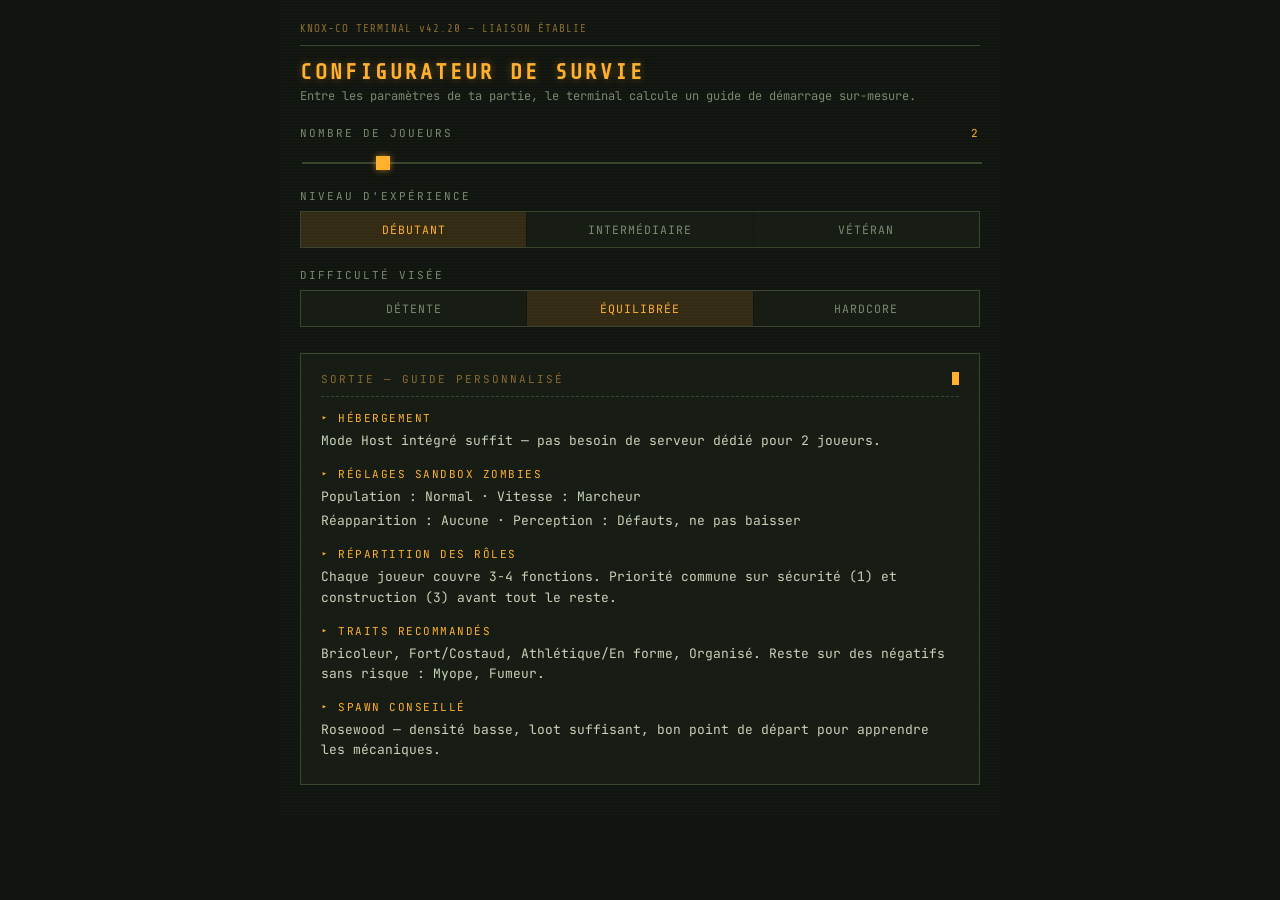
<file: tools/configurateur.html>
<!DOCTYPE html>
<html lang="fr">
<head>
<meta charset="UTF-8">
<title>Configurateur — Knox County</title>
<link rel="icon" type="image/svg+xml" href="../favicon.svg">
<style>
  @import url('https://fonts.googleapis.com/css2?family=Share+Tech+Mono&family=JetBrains+Mono:wght@400;700&display=swap');

  :root{
    --bg:#11150f;
    --panel:#171d14;
    --line:#3a4530;
    --amber:#ffb02e;
    --amber-dim:#8a6a2e;
    --text:#c9d1b8;
    --text-dim:#7d8870;
    --danger:#d9634a;
  }
  *{box-sizing:border-box;}
  body{margin:0;background:var(--bg);color:var(--text);font-family:'JetBrains Mono',monospace;}
  .screen{
    max-width:720px;margin:0 auto;padding:22px 20px 30px;
    background:
      repeating-linear-gradient(0deg, rgba(255,255,255,0.015) 0px, rgba(255,255,255,0.015) 1px, transparent 1px, transparent 3px),
      var(--bg);
  }
  .boot{
    font-family:'Share Tech Mono',monospace;
    color:var(--amber-dim);
    font-size:11px;
    letter-spacing:1px;
    margin-bottom:14px;
    border-bottom:1px solid var(--line);
    padding-bottom:10px;
  }
  h1{
    font-family:'Share Tech Mono',monospace;
    font-size:22px;
    letter-spacing:3px;
    color:var(--amber);
    margin:0 0 4px;
    text-shadow:0 0 8px rgba(255,176,46,0.35);
  }
  .sub{font-size:12px;color:var(--text-dim);margin:0 0 22px;}
  .field{margin-bottom:20px;}
  .field-label{
    font-size:11px;letter-spacing:2px;text-transform:uppercase;
    color:var(--text-dim);margin-bottom:8px;display:flex;justify-content:space-between;
  }
  .field-label b{color:var(--amber);font-weight:400;}
  input[type=range]{
    -webkit-appearance:none;width:100%;height:2px;background:var(--line);outline:none;
  }
  input[type=range]::-webkit-slider-thumb{
    -webkit-appearance:none;width:14px;height:14px;background:var(--amber);
    border-radius:0;cursor:pointer;box-shadow:0 0 6px rgba(255,176,46,0.6);
  }
  .segmented{display:flex;gap:1px;border:1px solid var(--line);}
  .segmented button{
    flex:1;background:var(--panel);color:var(--text-dim);border:none;
    font-family:'JetBrains Mono',monospace;font-size:11.5px;letter-spacing:1px;
    padding:10px 4px;cursor:pointer;text-transform:uppercase;
  }
  .segmented button.active{background:rgba(255,176,46,0.14);color:var(--amber);}
  .segmented button:hover{color:var(--amber);}
  .readout{
    margin-top:26px;border:1px solid var(--line);background:var(--panel);
    padding:18px 20px 20px;
  }
  .readout-head{
    font-size:11px;letter-spacing:2px;color:var(--amber-dim);
    border-bottom:1px dashed var(--line);padding-bottom:10px;margin-bottom:14px;
    display:flex;justify-content:space-between;
  }
  .block{margin-bottom:16px;}
  .block:last-child{margin-bottom:0;}
  .block-title{
    font-size:11px;letter-spacing:1.5px;text-transform:uppercase;
    color:var(--amber);margin-bottom:6px;
  }
  .block-title::before{content:"▸ ";}
  .block p{margin:0 0 4px;font-size:13px;line-height:1.55;color:var(--text);}
  .block p.warn{color:var(--danger);}
  .cursor{display:inline-block;width:7px;height:13px;background:var(--amber);
    animation:blink 1s step-start infinite;vertical-align:-2px;}
  @keyframes blink{50%{opacity:0;}}
</style>
</head>
<body>
<div class="screen">
  <div class="boot">KNOX-CO TERMINAL v42.20 — LIAISON ÉTABLIE</div>
  <h1>CONFIGURATEUR DE SURVIE</h1>
  <p class="sub">Entre les paramètres de ta partie, le terminal calcule un guide de démarrage sur-mesure.</p>

  <div class="field">
    <div class="field-label">Nombre de joueurs <b id="players-out">2</b></div>
    <input type="range" id="players" min="1" max="10" value="2" step="1">
  </div>

  <div class="field">
    <div class="field-label">Niveau d'expérience</div>
    <div class="segmented" id="level">
      <button data-v="debutant" class="active">Débutant</button>
      <button data-v="intermediaire">Intermédiaire</button>
      <button data-v="veteran">Vétéran</button>
    </div>
  </div>

  <div class="field">
    <div class="field-label">Difficulté visée</div>
    <div class="segmented" id="difficulty">
      <button data-v="detente">Détente</button>
      <button data-v="equilibree" class="active">Équilibrée</button>
      <button data-v="hardcore">Hardcore</button>
    </div>
  </div>

  <div class="readout" id="readout"></div>
</div>

<script>
const state = { players: 2, level: 'debutant', difficulty: 'equilibree' };

document.getElementById('players').addEventListener('input', e => {
  state.players = parseInt(e.target.value);
  document.getElementById('players-out').textContent = state.players;
  render();
});

function wireSegmented(id, key){
  const el = document.getElementById(id);
  el.querySelectorAll('button').forEach(btn => {
    btn.addEventListener('click', () => {
      el.querySelectorAll('button').forEach(b => b.classList.remove('active'));
      btn.classList.add('active');
      state[key] = btn.dataset.v;
      render();
    });
  });
}
wireSegmented('level', 'level');
wireSegmented('difficulty', 'difficulty');

function hebergement(p){
  if (p <= 4) return `Mode Host intégré suffit — pas besoin de serveur dédié pour ${p} joueur${p>1?'s':''}.`;
  const ram = 6 + Math.round(p * 0.5 * 10) / 10;
  return `À partir de ${p} joueurs, un serveur dédié devient plus confortable. RAM conseillée : environ ${ram} Go.`;
}

function sandbox(level, diff){
  const pop = {detente:'Faible', equilibree:'Normal', hardcore: level==='veteran'?'Élevé':'Normal'}[diff];
  const vitesse = (diff==='hardcore' && level!=='debutant') ? 'Aléatoire (sprinteurs possibles)' : 'Marcheur';
  const respawn = (diff==='hardcore' && level==='veteran') ? 'Faible, réactivée' : 'Aucune';
  const perception = level==='debutant' ? 'Défauts, ne pas baisser' : (diff==='hardcore' ? 'Légèrement au-dessus des défauts' : 'Défauts');
  return {pop, vitesse, respawn, perception};
}

function roles(p){
  if (p === 1) return "Tu couvres toutes les fonctions. Priorise sécurité et construction ; artisanat avancé et autosuffisance attendent une base stable.";
  if (p === 2) return "Chaque joueur couvre 3-4 fonctions. Priorité commune sur sécurité (1) et construction (3) avant tout le reste.";
  if (p <= 4) return "Une fonction par personne, en fusionnant les plus légères : médical+logistique d'un côté, ravitaillement+autosuffisance de l'autre.";
  return "Une fonction dédiée par personne, avec un rôle flottant qui comble les trous selon le moment (souvent sur l'artisanat avancé une fois la base stable).";
}

function traits(level){
  if (level === 'debutant') return "Bricoleur, Fort/Costaud, Athlétique/En forme, Organisé. Reste sur des négatifs sans risque : Myope, Fumeur.";
  if (level === 'intermediaire') return "Même socle (Bricoleur, Fort, Athlétique, Organisé) + Estomac fragile ou Insomniaque pour récupérer des points.";
  return "Tu peux pousser plus loin : Bricoleur/Fort/Athlétique/Organisé + 2-3 négatifs cumulés (Fumeur, Estomac fragile, Insomniaque) pour maximiser les points investis ailleurs.";
}

function spawn(level, diff){
  if (level === 'debutant') return "Rosewood — densité basse, loot suffisant, bon point de départ pour apprendre les mécaniques.";
  if (level === 'intermediaire') return "Rosewood ou March Ridge — profils suburbains comparables, varie selon l'envie d'explorer du neuf.";
  return diff === 'hardcore' ? "West Point ou périphérie de Louisville — densité élevée, loot de meilleure qualité, pour qui maîtrise déjà le bruit et l'encerclement." : "March Ridge ou Riverside — bon compromis loot/risque pour un joueur expérimenté qui ne cherche pas le pire.";
}

function render(){
  const s = sandbox(state.level, state.difficulty);
  document.getElementById('readout').innerHTML = `
    <div class="readout-head"><span>SORTIE — GUIDE PERSONNALISÉ</span><span><span class="cursor"></span></span></div>
    <div class="block">
      <div class="block-title">Hébergement</div>
      <p>${hebergement(state.players)}</p>
    </div>
    <div class="block">
      <div class="block-title">Réglages sandbox zombies</div>
      <p>Population : ${s.pop} · Vitesse : ${s.vitesse}</p>
      <p>Réapparition : ${s.respawn} · Perception : ${s.perception}</p>
    </div>
    <div class="block">
      <div class="block-title">Répartition des rôles</div>
      <p>${roles(state.players)}</p>
    </div>
    <div class="block">
      <div class="block-title">Traits recommandés</div>
      <p>${traits(state.level)}</p>
    </div>
    <div class="block">
      <div class="block-title">Spawn conseillé</div>
      <p>${spawn(state.level, state.difficulty)}</p>
    </div>
  `;
}
render();
</script>
</body>
</html>
</file>
<file: css/style.css>
@import url('https://fonts.googleapis.com/css2?family=Share+Tech+Mono&family=JetBrains+Mono:wght@400;700&display=swap');

:root{
  --bg:#11150f;
  --panel:#171d14;
  --line:#3a4530;
  --amber:#ffb02e;
  --amber-dim:#8a6a2e;
  --text:#c9d1b8;
  --text-dim:#7d8870;
}
*{box-sizing:border-box;}
body{margin:0;background:var(--bg);color:var(--text);font-family:'JetBrains Mono',monospace;}
.crt{
  max-width:760px;margin:0 auto;padding:18px 20px 20px;min-height:100vh;
  background:var(--bg);
}
.crt::before{
  content:'';position:fixed;inset:0;z-index:5;pointer-events:none;
  background:repeating-linear-gradient(0deg, rgba(255,255,255,0.015) 0px, rgba(255,255,255,0.015) 1px, transparent 1px, transparent 3px);
  animation:crtFlicker 6.5s ease-in-out infinite;
}
@keyframes crtFlicker{
  0%, 100%{opacity:1;}
  8%{opacity:0.85;}
  9%{opacity:1;}
  52%{opacity:1;}
  53%{opacity:0.9;}
  54%{opacity:1;}
  77%{opacity:0.94;}
  78%{opacity:1;}
}
@keyframes screenFade{
  from{opacity:0;transform:translateY(4px);}
  to{opacity:1;transform:translateY(0);}
}
.screen-fade{animation:screenFade 0.18s ease-out both;}
.boot-cursor{
  display:inline-block;width:7px;height:13px;background:var(--amber);
  margin-left:2px;vertical-align:-2px;
  animation:blink 1s step-start infinite;
}
@keyframes blink{50%{opacity:0;}}
.topbar{
  font-family:'Share Tech Mono',monospace;font-size:10.5px;letter-spacing:1px;
  color:var(--amber-dim);border-bottom:1px solid var(--line);
  padding-bottom:8px;margin-bottom:14px;display:flex;justify-content:space-between;
}
.topbar-right{display:flex;align-items:center;gap:12px;}
.sound-toggle{
  background:none;border:1px solid var(--line);color:var(--text-dim);
  font-family:'Share Tech Mono',monospace;font-size:9.5px;letter-spacing:1px;
  padding:3px 7px;cursor:pointer;transition:background 0.08s, color 0.08s, border-color 0.08s;
}
.sound-toggle:hover{border-color:var(--amber-dim);color:var(--amber-dim);}
.sound-toggle.on{border-color:var(--amber);color:var(--amber);}
#boot{font-size:13px;line-height:1.6;white-space:pre-wrap;}
.b-title{color:var(--amber);text-shadow:0 0 6px rgba(255,176,46,0.3);}
.b-out{color:var(--text-dim);}
.b-ok{color:#7fd48a;}

.layout{display:none;}
.layout.visible{display:block;}
.detail-placeholder{color:var(--text-dim);font-style:italic;font-size:13px;padding:20px 4px;}

.breadcrumb{
  font-size:12px;letter-spacing:1px;color:var(--amber-dim);
  border-bottom:1px dashed var(--line);padding-bottom:10px;margin-bottom:4px;
}
.menu-list{list-style:none;margin:0;padding:0;}
.menu-item, .retour{
  display:flex;align-items:center;gap:12px;
  padding:10px 8px;font-size:14px;cursor:pointer;
  border-bottom:1px solid rgba(58,69,48,0.4);
  transition:background 0.08s, color 0.08s;
}
.retour{margin-bottom:14px;}
.menu-item .tag{font-size:10.5px;color:var(--amber-dim);min-width:48px;letter-spacing:1px;}
.menu-item .label{flex:1;}
.menu-item .arrow{opacity:0;color:var(--bg);}
.menu-item.hl, .retour.hl{background:var(--amber);color:#1a1408;}
.menu-item.current{
  background:rgba(255,176,46,0.1);color:var(--amber);
  border-left:2px solid var(--amber);padding-left:6px;
}
.menu-item.current .tag{color:var(--amber);}
.menu-item.current .arrow{opacity:1;color:var(--amber);}
.menu-item.hl .tag{color:#4a3a10;}
.menu-item.hl .arrow{opacity:1;color:#1a1408;}
.menu-item.pressed{background:#fff3d6;}
.hint{
  margin-top:16px;font-size:11px;color:var(--text-dim);
  border-top:1px solid var(--line);padding-top:10px;
}
.hint b{color:var(--amber-dim);}
.stub-msg{
  margin-top:12px;font-size:12px;color:var(--amber-dim);font-style:italic;
  border-left:2px solid var(--amber-dim);padding-left:10px;display:none;
}

.file-body{
  font-size:13.5px;line-height:1.7;white-space:pre-wrap;color:var(--text);
  padding:4px 4px 10px;
}

.art-tagline{font-style:italic;color:var(--text-dim);margin:4px 4px 16px;font-size:13px;}
.art-paragraph{margin:0 4px 14px;font-size:13.5px;line-height:1.7;color:var(--text);}
.art-subtitle{
  margin:18px 4px 8px;font-size:12px;letter-spacing:2px;text-transform:uppercase;
  color:var(--amber-dim);border-top:1px solid var(--line);padding-top:12px;
  scroll-margin-top:14px;
}
.art-toc{
  display:flex;flex-wrap:wrap;gap:7px;
  margin:2px 4px 18px;padding:10px 12px;
  border:1px dashed var(--line);
}
.art-toc-item{
  font-size:11px;letter-spacing:0.5px;color:var(--amber-dim);
  cursor:pointer;padding:4px 9px;border:1px solid var(--line);
  transition:background 0.08s, color 0.08s, border-color 0.08s;
}
.art-toc-item:hover{background:rgba(255,176,46,0.12);color:var(--amber);border-color:var(--amber-dim);}
.art-bullets{list-style:none;margin:0 0 16px;padding:0 4px;}
.art-bullets li{position:relative;padding-left:18px;margin-bottom:9px;font-size:13.5px;line-height:1.55;color:var(--text);}
.art-bullets li::before{content:"▸";position:absolute;left:0;color:var(--amber);}
.art-callout{border:1px solid var(--amber-dim);padding:10px 12px;margin:6px 4px 16px;}
.art-callout .lbl{font-size:10.5px;letter-spacing:2px;color:var(--amber);margin-bottom:5px;text-transform:uppercase;}
.art-callout p{margin:0;font-size:13px;color:var(--text);line-height:1.5;}

.art-cards{display:grid;grid-template-columns:1fr 1fr;gap:10px;margin:0 4px 16px;}
.art-card{border:1px solid var(--line);padding:10px 12px;background:rgba(255,176,46,0.03);}
.art-card-title{font-size:12px;letter-spacing:1px;color:var(--amber);margin-bottom:5px;text-transform:uppercase;}
.art-card p{margin:0;font-size:12.5px;color:var(--text-dim);line-height:1.5;}

.art-figure{margin:14px 4px 22px;display:flex;flex-direction:column;align-items:center;}
.art-figure svg{width:100%;max-width:440px;height:auto;}
.art-figure-caption{margin-top:8px;font-size:11px;color:var(--text-dim);font-style:italic;text-align:center;}

.art-nav{display:flex;gap:8px;margin-top:6px;}
.art-nav-btn{
  flex:1;text-align:center;padding:10px 8px;font-size:12px;letter-spacing:0.5px;
  cursor:pointer;border:1px solid var(--line);color:var(--text-dim);
  transition:background 0.08s, color 0.08s;
}
.art-nav-btn.hl{background:var(--amber);color:#1a1408;border-color:var(--amber);}

@media (max-width: 480px){
  .crt{padding:14px 14px 18px;}
  .topbar{font-size:9px;flex-wrap:wrap;gap:4px;}
  .breadcrumb{font-size:11px;word-break:break-word;}
  .menu-item, .retour{padding:13px 6px;font-size:14.5px;}
  .menu-item .tag{min-width:42px;}
  .art-nav{flex-direction:column;}
  .art-nav-btn{padding:13px 8px;}
  .art-cards{grid-template-columns:1fr;}
}

/* Écran étroit : un panneau à la fois, comme un terminal plein écran. */
@media (max-width: 759px){
  .layout.visible:not(.showing-detail) .pane-detail{display:none;}
  .layout.visible.showing-detail .pane-menu{display:none;}
}

/* Grand écran : menu figé à gauche, contenu à droite, façon terminal de hacking. */
@media (min-width: 760px){
  .crt{max-width:1120px;}
  .layout.visible{display:flex;gap:36px;align-items:flex-start;}
  .pane-menu{width:300px;flex-shrink:0;position:sticky;top:18px;}
  .pane-detail{flex:1;min-width:0;}
  .pane-detail > .retour{display:none;}
}
</file>
